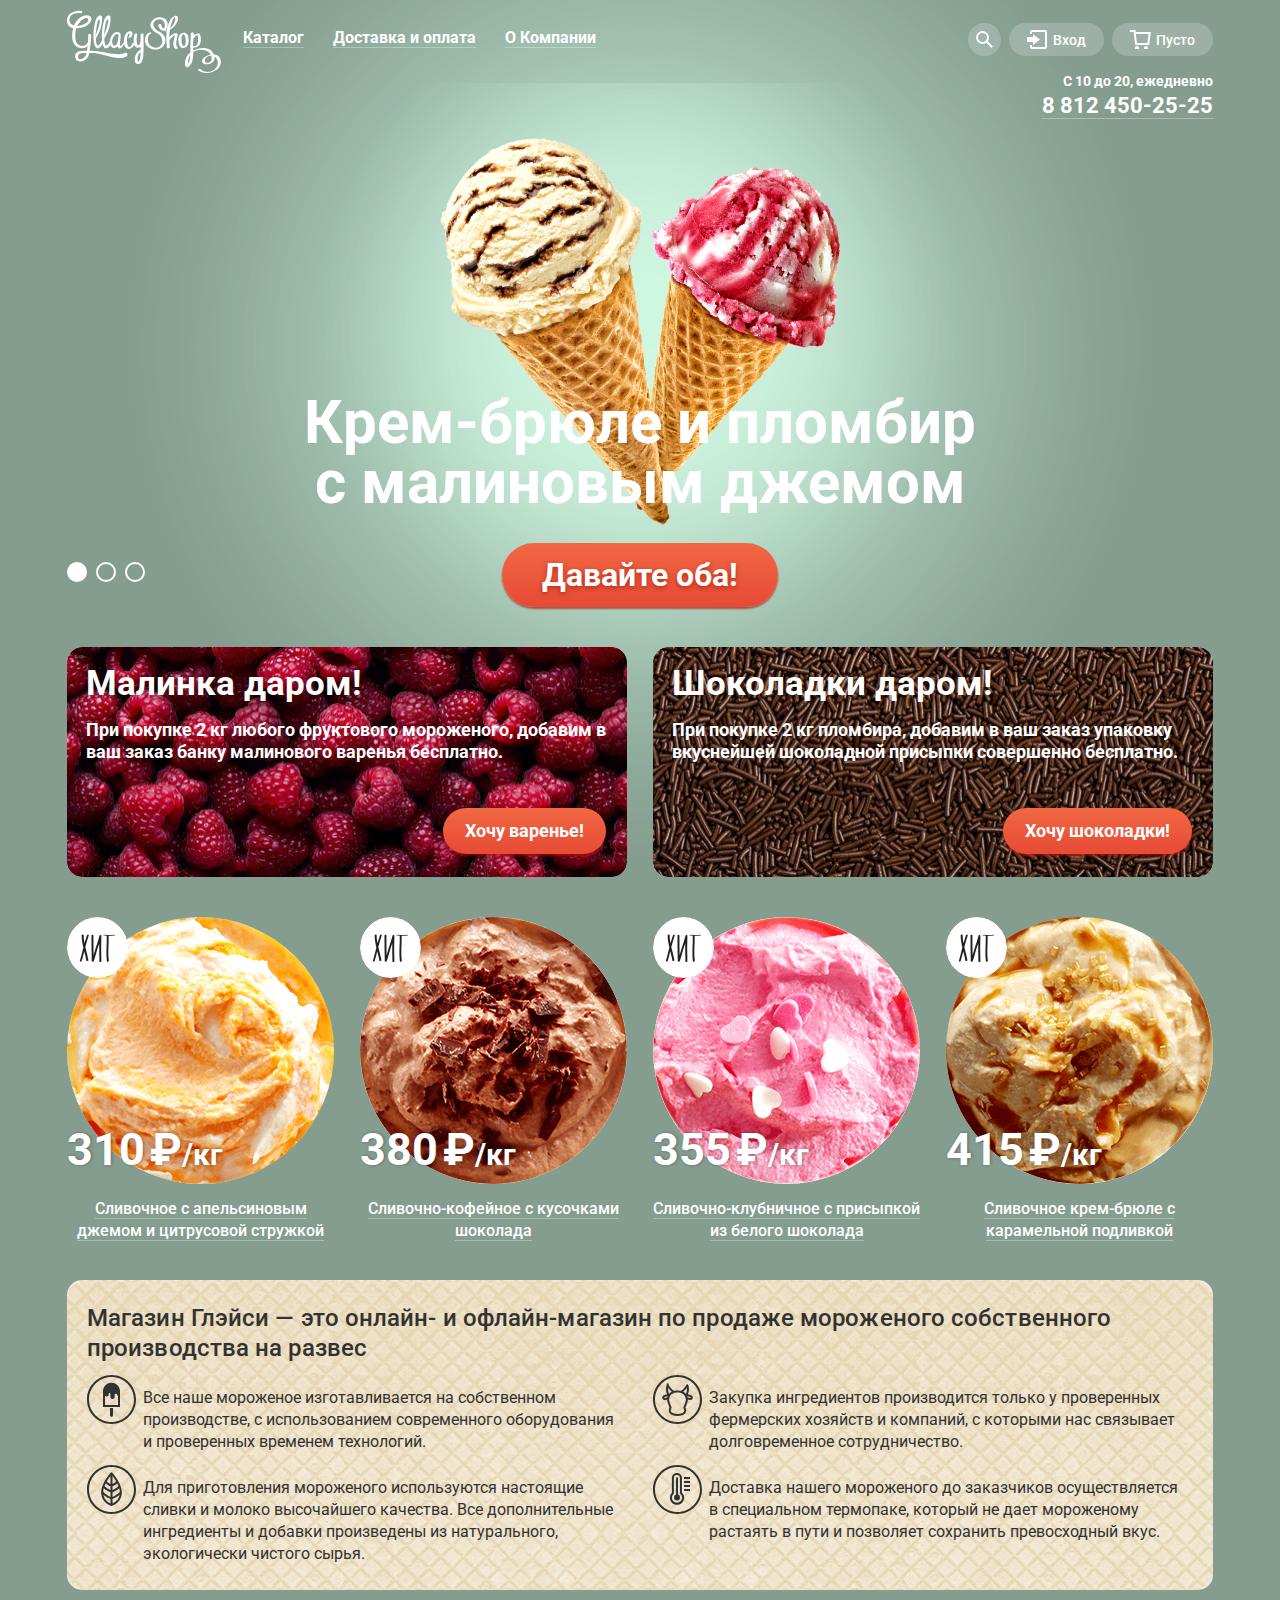
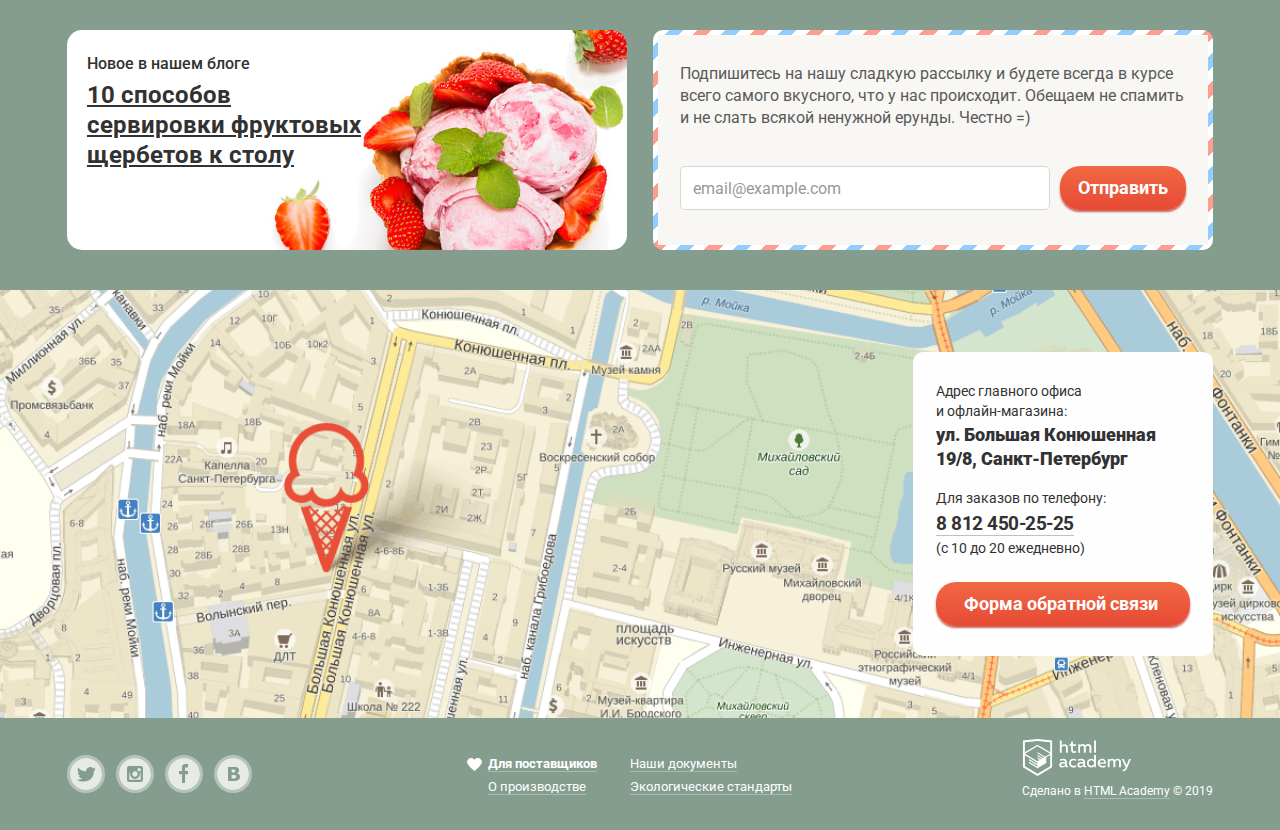
<file: index.html>
<!DOCTYPE html>
<html lang="ru">
<head>
  <meta charset="utf-8">
  <title>Глейси Главная</title>
  <link href="https://fonts.googleapis.com/css?family=Roboto:400,500,700&display=swap&subset=cyrillic" rel="stylesheet">
  <link rel="stylesheet" href="css/normalize.css">
  <link rel="stylesheet" href="css/style.min.css">
</head>
<body>
<input type="radio" class="product-1 visually-hidden" id="product-1" name="toggle" aria-label="Показать первый слайд" checked>
<input type="radio" class="product-2 visually-hidden" id="product-2" name="toggle" aria-label="Показать второй слайд">
<input type="radio" class="product-3 visually-hidden" id="product-3" name="toggle" aria-label="Показать третий слайд">
<div class="site-wrapper">
  <header class="main-header container">
    <nav class="main-nav">
      <a aria-label="Главная Glaccy">
        <img src="img/logo.svg" width="154" height="64" alt="Glaccy">
      </a>
      <ul class="nav-list">
        <li class="nav-list-item nav-catalog">
          <a href="#" class="nav-list-link" aria-label="Каталог"><span class="nav-list-link-border">Каталог</span></a>
          <div class="nav-inner-container">
            <ul class="nav-inner">
              <li class="nav-inner-item">
                <a href="#" class="nav-inner-link"><b>Новинки</b></a>
              </li>
              <li class="nav-inner-item">
                <a href="creamy.html" class="nav-inner-link">Сливочное</a>
              </li>
              <li class="nav-inner-item">
                <a href="#" class="nav-inner-link">Щербеты</a>
              </li>
              <li class="nav-inner-item">
                <a href="#" class="nav-inner-link">Фруктовый лёд</a>
              </li>
              <li class="nav-inner-item">
                <a href="#" class="nav-inner-link">Мелорин</a>
              </li>
            </ul>
          </div>
        </li>
        <li class="nav-list-item">
          <a href="delivery.html" class="nav-list-link" aria-label="Доставка и оплата">
          <span class="nav-list-link-border">Доставка и оплата</span>
        </a>
        </li>
        <li class="nav-list-item">
          <a href="about.html" class="nav-list-link" aria-label="О Компании">
          <span class="nav-list-link-border">О Компании</span></a></li>
      </ul>
      <ul class="nav-controls">
        <li class="nav-controls-item nav-search">
          <a href="#" aria-label="Поиск" class="nav-controls-btn search-btn">
            <svg xmlns="http://www.w3.org/2000/svg" xmlns:xlink="http://www.w3.org/1999/xlink" width="17" height="17" viewBox="0 0 17 17">
              <path fill="#fff" d="M16.958 15.527L11.75 10.32A6.455 6.455 0 0 0 13 6.5 6.5 6.5 0 1 0 6.5 13a6.465 6.465 0 0 0 3.839-1.263l5.205 5.204 1.414-1.414zM6.5 11C4.019 11 2 8.981 2 6.5S4.019 2 6.5 2 11 4.019 11 6.5 8.981 11 6.5 11z"/>
            </svg>
          </a>
          <div class="search-form-container">
            <form action="#" method="get" name="search" class="main-header-form search-form">
              <input type="search" placeholder="Крем-брюле" class="form-input" aria-label="Введите текст для поиска">
            </form>
          </div>
        </li>
        <li class="nav-controls-item nav-login">
          <a href="#" class="nav-controls-btn login-btn" aria-label="Войти на сайт">
            <svg xmlns="http://www.w3.org/2000/svg" xmlns:xlink="http://www.w3.org/1999/xlink" width="21" height="19" viewBox="0 0 21 19">
              <path d="M6 14.875L12.917 9.5 6 4.125v2.917H-.042v4.917H6z" fill="#fff"/>
              <path d="M18 0H5C3.9 0 3 .9 3 2v2h2V2h13v15H5v-2H3v2c0 1.1.9 2 2 2h13c1.1 0 2-.9 2-2V2c0-1.1-.9-2-2-2z" fill="#fff"/>
            </svg>
            Вход
          </a>
          <div class="auth-form-container">
            <form action="#" method="post" name="auth" class="main-header-form auth-form">
              <input type="email" placeholder="email@example.com" class="form-input" aria-label="Ввести email"  required>
              <input type="password" placeholder="******" class="form-input" aria-label="Ввести email"  required>
              <div class="auth-form-controls">
                <button type="submit" class="gradient-button auth-form-login-btn">Войти</button>
                <div class="auth-form-links">
                  <a href="#" class="auth-form-link"><span class="black-link">Забыли пароль?</span></a>
                  <a href="#" class="auth-form-link"><span class="black-link">Новая регистрация</span></a>
                </div>
              </div>
            </form>
          </div>
        </li>
        <li class="nav-controls-item nav-basket">
          <a href="#" class="nav-controls-btn empty-basket-btn" aria-label="Корзина">
            <svg xmlns="http://www.w3.org/2000/svg" width="21" height="19" viewBox="0 0 21 19">
              <path d="M5.657 2.031L5.422 0H0v2h3.64l1.5 13h13.988l1.699-12.969H5.657zM17.372 13H6.922L5.888 4.031h12.66L17.372 13z" fill="#fff"/>
              <circle cx="6.984" cy="18" r="2" fill="#fff"/>
              <circle cx="15.984" cy="18" r="2" fill="#fff"/>
            </svg>
            Пусто
          </a>
        </li>
      </ul>
    </nav>
    <div class="main-header-contacts">
      <p>С 10 до 20, ежедневно</p>
      <a href="tel:88124504225" class="white-link" aria-label="Позвонить в Glaccy">8 812 450-25-25</a>
    </div>
  </header>
  <main>
    <h1 class="visually-hidden">Glaccy - интернет-магазин мороженого</h1>
    <section class="slider container">
      <ul class="slider-list">
        <li class="slider-item slide-1" id="slide-1">
          <h2 class="slider-title">Крем-брюле и пломбир с&nbsp;малиновым&nbsp;джемом</h2>
          <img src="img/slider-icecream-1.png" width="647" height="584" alt="Мороженое крем-брюле и пломбир с малиновым джемом">
          <a href="#" class="slider-link gradient-button">Давайте оба!</a>
        </li>
        <li class="slider-item slide-2" id="slide-2">
          <h2 class="slider-title">Шоколадный пломбир и&nbsp;лимонный&nbsp;сорбет</h2>
          <img src="img/slider-icecream-2.png" width="647" height="584" alt="Мороженое шоколадный пломбир и лимонный сорбет">
          <a href="#" class="slider-link gradient-button">Давайте оба!</a>
        </li>
        <li class="slider-item slide-3" id="slide-3">
          <h2 class="slider-title">Пломбир с помадкой и&nbsp;клубничный&nbsp;щербет</h2>
          <img src="img/slider-icecream-3.png" width="647" height="584" alt="Мороженое пломбир с помадкой и клубничный щербет">
          <a href="#" class="slider-link gradient-button">Давайте оба!</a>
        </li>
      </ul>
      <nav class="slider-nav">
        <ul>
          <li>
            <label for="product-1" class="slider-btn" aria-label="Открыть первый слайд"></label>
          </li>
          <li>
            <label for="product-2" class="slider-btn" aria-label="Открыть второй слайд"></label>
          </li>
          <li>
            <label for="product-3" class="slider-btn" aria-label="Открыть третий слайд"></label>
          </li>
        </ul>
      </nav>
    </section>

    <section class="container promo">
      <h2 class="visually-hidden">Акции</h2>
      <div class="promo-container"> <!-- для совместимости с IE11 -->
        <article class="promo-column action raspberry-bg">
        <h3 class="action-title">Малинка даром!</h3>
        <p class="action-description">
          При покупке 2 кг любого фруктового мороженого, добавим в ваш заказ банку малинового варенья бесплатно.
        </p>
        <a href="#" class="gradient-button action-button">Хочу варенье!</a>
      </article>
        <article class="promo-column action choco-bg">
        <h3 class="action-title">Шоколадки даром!</h3>
        <p class="action-description">
          При покупке 2 кг пломбира, добавим в ваш заказ упаковку вкуснейшей шоколадной присыпки совершенно бесплатно.
        </p>
        <a href="#" class="gradient-button action-button">Хочу шоколадки!</a>
      </article>
      </div>
    </section>

    <section class="products container">
      <h2 class="visually-hidden">Хиты продаж</h2>
      <ul class="products-list">
        <li class="products-item hit">
          <img src="img/icecream1.png" width="267" height="267" alt="Сливочно-апельсиновое мороженое">
          <p class="products-item-price">
            310<span class="ruble">&#8381;</span><span class="products-item-price-weight">/кг</span>
          </p>
          <a href="#" class="products-item-link">
            <span class="white-link">Сливочное с апельсиновым джемом и цитрусовой стружкой</span>
          </a>
          <button type="button" class="products-item-btn gradient-button">Быстрый просмотр</button>
        </li>
        <li class="products-item hit">
          <img src="img/icecream2.png" width="267" height="267" alt="Сливочно-кофейное мороженое">
          <p class="products-item-price">
            380<span class="ruble">&#8381;</span><span class="products-item-price-weight">/кг</span>
          </p>
          <a href="#" class="products-item-link">
            <span class="white-link">Сливочно-кофейное с кусочками шоколада</span>
          </a>
          <button type="button" class="products-item-btn gradient-button">Быстрый просмотр</button>
        </li>
        <li class="products-item hit">
          <img src="img/icecream3.png" width="267" height="267" alt="Сливочно-клубничное мороженое">
          <p class="products-item-price">
            355<span class="ruble">&#8381;</span><span class="products-item-price-weight">/кг</span>
          </p>
          <a href="#" class="products-item-link"><span class="white-link">Сливочно-клубничное с присыпкой из белого шоколада</span></a>
          <button type="button" class="products-item-btn gradient-button">Быстрый просмотр</button>
        </li>
        <li class="products-item hit">
          <img src="img/icecream4.png" width="267" height="267" alt="Мороженое крем-брюле">
          <p class="products-item-price">
            415<span class="ruble">&#8381;</span><span class="products-item-price-weight">/кг</span>
          </p>
          <a href="#" class="products-item-link">
            <span class="white-link">Сливочное крем-брюле с карамельной подливкой</span>
          </a>
          <button type="button" class="products-item-btn gradient-button">Быстрый просмотр</button>
        </li>
      </ul>
    </section>
    <div class="container">
      <section class="advantages">
        <h2 class="advantages-title">Магазин Глэйси — это онлайн- и офлайн-магазин по продаже мороженого собственного производства на развес</h2>
        <ul class="advantages-list">
          <li class="advantages-item img-icecream">
            Все наше мороженое изготавливается на собственном производстве, с использованием современного оборудования и
            проверенных временем технологий.
          </li>
          <li class="advantages-item img-cow">
            Закупка ингредиентов производится только у проверенных
            фермерских хозяйств и компаний, с которыми нас связывает долговременное сотрудничество.
          </li>
          <li class="advantages-item img-leave">
            Для приготовления мороженого используются настоящие сливки и молоко высочайшего качества.
            Все дополнительные ингредиенты и добавки произведены из натурального, экологически чистого сырья.
          </li>
          <li class="advantages-item img-thermometer">
            Доставка нашего мороженого до заказчиков осуществляется в специальном термопаке,
            который не дает мороженому растаять в пути и позволяет сохранить превосходный вкус.
          </li>
        </ul>
      </section>
    </div>
    <div class="container blog-subscribe">
      <section class="blog">
        <h2 class="blog-title">Новое в нашем блоге</h2>
        <a href="#" class="blog-link black-link">10 способов сервировки фруктовых щербетов к столу</a>
      </section>
      <section class="subscribe">
        <div class="subscribe-container">
          <h2 class="visually-hidden">Подписка на новости</h2>
          <p class="subscribe-description">
            Подпишитесь на нашу сладкую рассылку и будете всегда в курсе всего самого
            вкусного, что у нас происходит.
            Обещаем не спамить и не слать всякой ненужной ерунды. Честно =)</p>
          <form action="#" method="post" name="subscribe" class="subscribe-form">
            <input type="email" name="email" placeholder="email@example.com" class="form-input subscribe-form-input" aria-label="Введите ваш email" required>
            <button type="submit" name="subscribe_submit" value="submitted" class="subscribe-form-btn gradient-button" aria-label="Подписаться на новости">
              Отправить
            </button>
          </form>
        </div>
      </section>
    </div>
    <section class="contacts">
      <iframe src="https://yandex.ru/map-widget/v1/?um=constructor%3A0b8d0c52a1d7645594cb64c2e521c0f53c843d3241e3e2dfd795b1e523ab6952&amp;source=constructor" class="map"></iframe>
      <div class="container">
        <div class="contacts-info">
          <h2 class="contacts-info-title">Адрес главного офиса и&nbsp;офлайн-магазина:</h2>
          <p class="contacts-info-address"><b>ул. Большая Конюшенная 19/8, Санкт-Петербург</b></p>
          <p class="contacts-info-order">Для заказов по телефону:</p>
          <a href="tel:88124502525" class="contacts-info-tel black-link" aria-label="Позвонить в Glaccy">8 812 450-25-25</a>
          <p class="contacts-info-mode">(с 10 до 20 ежедневно)</p>
          <a href="#" class="feedback-open-btn gradient-button">Форма обратной связи</a>
        </div>
      </div>
    </section>
  </main>
  <footer class="main-footer container">
    <ul class="footer-social-list">
      <li class="footer-social-item">
        <a href="#" class="footer-social-item-link" aria-label="Перейти в Twitter Glaccy">
          <svg xmlns="http://www.w3.org/2000/svg" width="32" height="32" viewBox="0 0 32 32">
            <path fill="#ffffff" d="M16 0C7.164 0 0 7.164 0 16c0 8.837 7.164 16 16 16 8.837 0 16-7.163 16-16 0-8.836-7.163-16-16-16zm7.944 12.809c-.251 6.516-3.463 10.832-10.992 10.702h-.486c-.447 0-4.543-.443-5.344-1.823 2.479.19 4.247-.406 5.12-1.136-1.048-.289-2.923-.461-3.251-2.848.384.104.618.221 1.299.113-1.307-.824-2.758-1.519-2.679-3.643.311.317 1.164.518 1.46.457-.768-.233-2.149-3.244-.974-4.781 1.984 1.79 4.075 3.482 7.804 3.643.227-2.214 1.24-3.699 3.168-4.325 1.84-.479 3.255.26 3.901 1.138.737-.224 1.453-.466 2.193-.685-.004.833-.569 1.463-.935 1.709.747.165 1.423-.475 1.423-.475-.184.963-1.094 1.725-1.707 1.954z"/>
          </svg>
        </a>
      </li>
      <li class="footer-social-item">
        <a href="#" class="footer-social-item-link" aria-label="Перейти в Instagram Glaccy">
          <svg xmlns="http://www.w3.org/2000/svg" width="32" height="32" viewBox="0 0 32 32">
            <g fill="#FFF">
              <path d="M20.916 16a4.938 4.938 0 1 1-9.877 0c0-.394.051-.773.138-1.14h-.897v6.838h11.396V14.86h-.897c.086.367.137.746.137 1.14z"/>
              <path d="M15.978 18.659c1.466 0 2.659-1.193 2.659-2.659s-1.193-2.659-2.659-2.659c-1.466 0-2.659 1.193-2.659 2.659s1.192 2.659 2.659 2.659zM18.637 10.302h3.039v3.039h-3.039z"/>
              <path d="M16 0C7.164 0 0 7.164 0 16c0 8.837 7.164 16 16 16 8.837 0 16-7.163 16-16 0-8.836-7.163-16-16-16zm7.955 21.698a2.285 2.285 0 0 1-2.279 2.279H10.279A2.285 2.285 0 0 1 8 21.698V10.302a2.286 2.286 0 0 1 2.279-2.279h11.396a2.286 2.286 0 0 1 2.279 2.279v11.396z"/>
            </g>
          </svg>
        </a>
      </li>
      <li class="footer-social-item">
        <a href="#" class="footer-social-item-link" aria-label="Перейти в Facebook Glaccy">
          <svg xmlns="http://www.w3.org/2000/svg" width="32" height="32" viewBox="0 0 32 32">
            <path fill="#FFF" d="M16 0C7.164 0 0 7.163 0 16s7.164 16 16 16c8.837 0 16-7.164 16-16S24.837 0 16 0zm4.062 9.455h-3.021v3.444h3.021v3.445h-3.021v8.61H14.02v-8.61H11v-3.445h3.021V9.455c0-1.902 1.353-3.445 3.021-3.445h3.021v3.445z"/>
          </svg>
        </a>
      </li>
      <li class="footer-social-item">
        <a href="#" class="footer-social-item-link" aria-label="Перейти во Вконтакте Glaccy">
          <svg xmlns="http://www.w3.org/2000/svg" width="32" height="32" viewBox="0 0 32 32">
            <g fill="#FFF">
              <path d="M16.637 14.495c.402-.019.719-.082.951-.188.326-.145.54-.33.641-.559.101-.229.15-.496.15-.797 0-.232-.058-.465-.174-.697-.116-.232-.322-.405-.617-.517-.264-.1-.592-.155-.984-.165a76.242 76.242 0 0 0-1.652-.014h-.339v2.965h.565c.571 0 1.057-.009 1.459-.028zM18.118 17.084c-.282-.081-.672-.125-1.166-.132a127.97 127.97 0 0 0-1.55-.009h-.79v3.493h.264c1.014 0 1.74-.003 2.18-.009a3.2 3.2 0 0 0 1.212-.245c.377-.157.633-.364.774-.625s.214-.562.214-.9c0-.446-.088-.788-.261-1.03-.17-.241-.464-.423-.877-.543z"/>
              <path d="M16 0C7.164 0 0 7.164 0 16c0 8.837 7.164 16 16 16 8.837 0 16-7.163 16-16 0-8.836-7.163-16-16-16zm6.602 20.531a3.73 3.73 0 0 1-1.124 1.327c-.552.415-1.161.71-1.823.886s-1.501.264-2.519.264h-6.121V8.987h5.443c1.13 0 1.957.038 2.48.113a5.126 5.126 0 0 1 1.561.5c.533.27.929.632 1.189 1.087.26.455.392.975.392 1.558 0 .678-.179 1.278-.536 1.795-.358.518-.863.92-1.517 1.208v.075c.917.182 1.642.559 2.179 1.13.537.571.807 1.325.807 2.261 0 .678-.138 1.283-.411 1.817z"/>
            </g>
          </svg>
        </a>
      </li>
    </ul>
    <ul class="footer-menu-list">
      <li class="footer-menu-item"><a href="#" class="footer-menu-item-link white-link heart"><b>Для поставщиков</b></a></li>
      <li class="footer-menu-item"><a href="#" class="footer-menu-item-link white-link">Наши документы</a></li>
      <li class="footer-menu-item"><a href="#" class="footer-menu-item-link white-link">О производстве</a></li>
      <li class="footer-menu-item"><a href="#" class="footer-menu-item-link white-link">Экологические стандарты</a></li>
    </ul>
    <div class="footer-academy">
      <a href="https://htmlacademy.ru/intensive/htmlcss" aria-label="Перейти в HTML Academy">
        <img src="img/logo-htmlacademy.svg" width="108" height="39" alt="HTML Academy">
      </a>
      <p>
        Сделано в <a href="https://htmlacademy.ru/intensive/htmlcss" class="footer-academy-link white-link">HTML Academy</a> © 2019
      </p>
    </div>
  </footer>
  <div class="overlay d-none"></div>
  <section class="modal-feedback d-none">
    <h2 class="modal-feedback-title">Мы обязательно вам ответим</h2>
    <form action="#" method="post" name="feedback" class="modal-feedback-form">
      <input type="text" name="full-name" placeholder="Имя Фамилия" class="feedback-name form-input" aria-label="Введите ваше имя и фамилию">
      <input type="email" name="email" placeholder="email@example.com" class="feedback-email form-input" aria-label="Введите ваш email">
      <textarea name="feedback-text" rows="5" placeholder="В свободной форме" class="feedback-text form-input" aria-label="Введите ваш вопрос"></textarea>
      <button type="submit" class="modal-feedback-form-btn gradient-button">Отправить</button>
    </form>
    <button type="button" aria-label="Закрыть форму" class="feedback-close-btn">
      <img src="img/cross-big.svg" alt="Закрыть форму" width="18" height="17">
    </button>
  </section>
  </div>
<script src="js/jquery-1.6.1.min.js"></script>
<script src="js/jquery.ui-slider.js"></script>
<script src="js/script.min.js"></script>
</body>
</html>
</file>
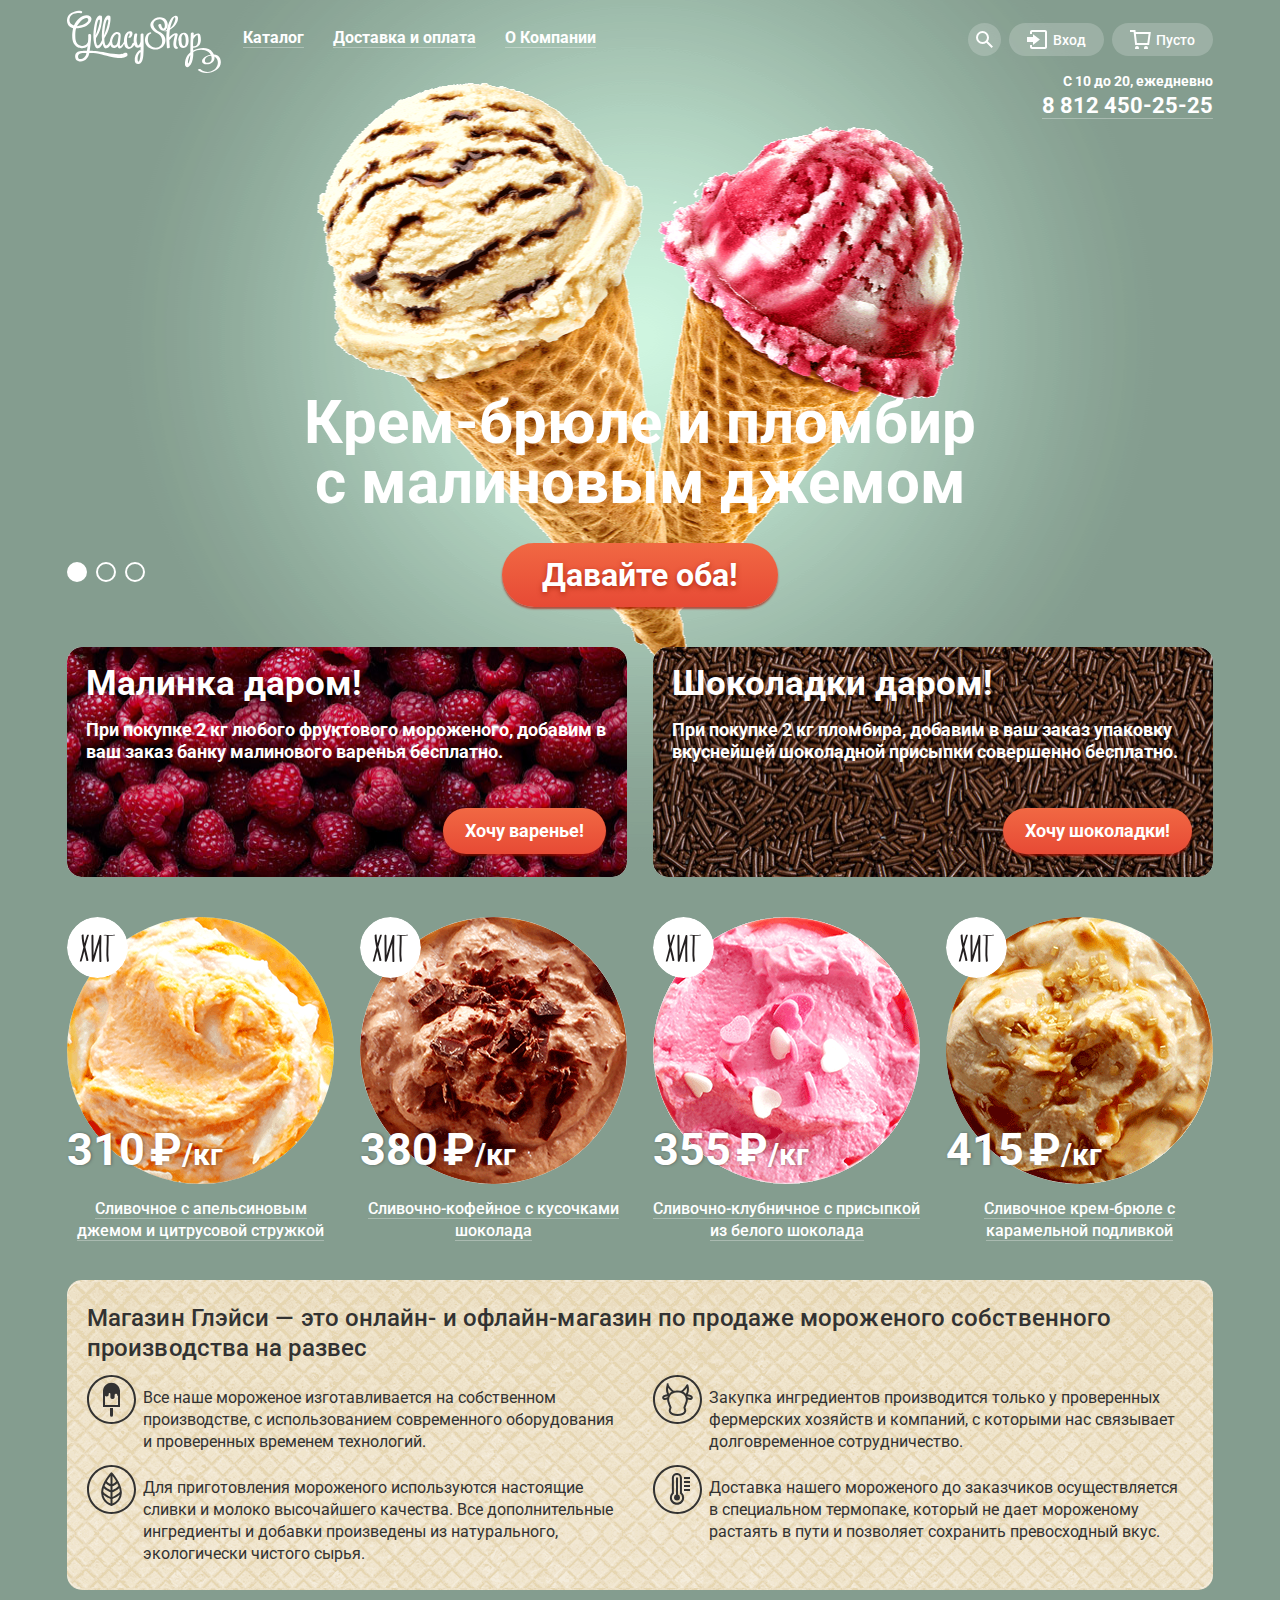
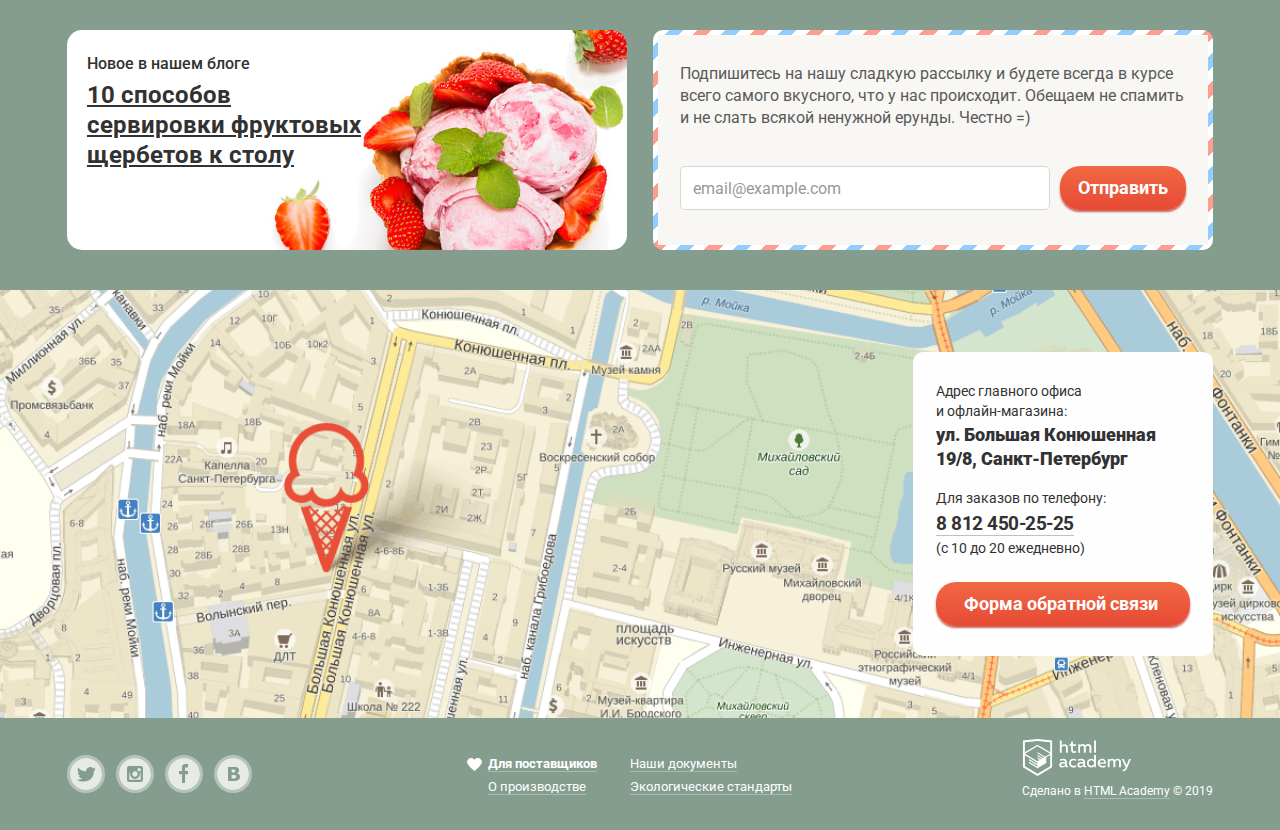
<file: docs/index.html>
<!DOCTYPE html>
<html lang="ru">
<head>
  <meta charset="utf-8">
  <title>Глейси Главная</title>
  <link href="https://fonts.googleapis.com/css?family=Roboto:400,500,700&display=swap&subset=cyrillic" rel="stylesheet">
  <link rel="stylesheet" href="css/normalize.css">
  <link rel="stylesheet" href="css/style.min.css">
</head>
<body>
<input type="radio" class="product-1 visually-hidden" id="product-1" name="toggle" aria-label="Показать первый слайд" checked>
<input type="radio" class="product-2 visually-hidden" id="product-2" name="toggle" aria-label="Показать второй слайд">
<input type="radio" class="product-3 visually-hidden" id="product-3" name="toggle" aria-label="Показать третий слайд">
<div class="site-wrapper">
  <header class="main-header container">
    <nav class="main-nav">
      <a aria-label="Главная Glaccy">
        <img src="img/logo.svg" width="154" height="64" alt="Glaccy">
      </a>
      <ul class="nav-list">
        <li class="nav-list-item nav-catalog">
          <a href="#" class="nav-list-link" aria-label="Каталог"><span class="nav-list-link-border">Каталог</span></a>
          <div class="nav-inner-container">
            <ul class="nav-inner">
              <li class="nav-inner-item">
                <a href="#" class="nav-inner-link"><b>Новинки</b></a>
              </li>
              <li class="nav-inner-item">
                <a href="creamy.html" class="nav-inner-link">Сливочное</a>
              </li>
              <li class="nav-inner-item">
                <a href="#" class="nav-inner-link">Щербеты</a>
              </li>
              <li class="nav-inner-item">
                <a href="#" class="nav-inner-link">Фруктовый лёд</a>
              </li>
              <li class="nav-inner-item">
                <a href="#" class="nav-inner-link">Мелорин</a>
              </li>
            </ul>
          </div>
        </li>
        <li class="nav-list-item">
          <a href="delivery.html" class="nav-list-link" aria-label="Доставка и оплата">
          <span class="nav-list-link-border">Доставка и оплата</span>
        </a>
        </li>
        <li class="nav-list-item">
          <a href="about.html" class="nav-list-link" aria-label="О Компании">
          <span class="nav-list-link-border">О Компании</span>
          </a>
        </li>
      </ul>
      <ul class="nav-controls">
        <li class="nav-controls-item nav-search">
          <a href="#" aria-label="Поиск" class="nav-controls-btn search-btn">
            <svg xmlns="http://www.w3.org/2000/svg" xmlns:xlink="http://www.w3.org/1999/xlink" width="17" height="17" viewBox="0 0 17 17">
              <path fill="#fff" d="M16.958 15.527L11.75 10.32A6.455 6.455 0 0 0 13 6.5 6.5 6.5 0 1 0 6.5 13a6.465 6.465 0 0 0 3.839-1.263l5.205 5.204 1.414-1.414zM6.5 11C4.019 11 2 8.981 2 6.5S4.019 2 6.5 2 11 4.019 11 6.5 8.981 11 6.5 11z"/>
            </svg>
          </a>
          <div class="search-form-container">
            <form action="#" method="get" name="search" class="main-header-form search-form">
              <input type="search" placeholder="Крем-брюле" class="form-input" aria-label="Введите текст для поиска">
            </form>
          </div>
        </li>
        <li class="nav-controls-item nav-login">
          <a href="#" class="nav-controls-btn login-btn" aria-label="Войти на сайт">
            <svg xmlns="http://www.w3.org/2000/svg" xmlns:xlink="http://www.w3.org/1999/xlink" width="21" height="19" viewBox="0 0 21 19">
              <path d="M6 14.875L12.917 9.5 6 4.125v2.917H-.042v4.917H6z" fill="#fff"/>
              <path d="M18 0H5C3.9 0 3 .9 3 2v2h2V2h13v15H5v-2H3v2c0 1.1.9 2 2 2h13c1.1 0 2-.9 2-2V2c0-1.1-.9-2-2-2z" fill="#fff"/>
            </svg>
            Вход
          </a>
          <div class="auth-form-container">
            <form action="#" method="post" name="auth" class="main-header-form auth-form">
              <input type="email" placeholder="email@example.com" class="form-input" aria-label="Ввести email"  required>
              <input type="password" placeholder="******" class="form-input" aria-label="Ввести email"  required>
              <div class="auth-form-controls">
                <button type="submit" class="gradient-button auth-form-login-btn">Войти</button>
                <div class="auth-form-links">
                  <a href="#" class="auth-form-link"><span class="black-link">Забыли пароль?</span></a>
                  <a href="#" class="auth-form-link"><span class="black-link">Новая регистрация</span></a>
                </div>
              </div>
            </form>
          </div>
        </li>
        <li class="nav-controls-item nav-basket">
          <a href="#" class="nav-controls-btn empty-basket-btn" aria-label="Корзина">
            <svg xmlns="http://www.w3.org/2000/svg" width="21" height="19" viewBox="0 0 21 19">
              <path d="M5.657 2.031L5.422 0H0v2h3.64l1.5 13h13.988l1.699-12.969H5.657zM17.372 13H6.922L5.888 4.031h12.66L17.372 13z" fill="#fff"/>
              <circle cx="6.984" cy="18" r="2" fill="#fff"/>
              <circle cx="15.984" cy="18" r="2" fill="#fff"/>
            </svg>
            Пусто
          </a>
        </li>
      </ul>
    </nav>
    <div class="main-header-contacts">
      <p>С 10 до 20, ежедневно</p>
      <a href="tel:88124504225" class="white-link" aria-label="Позвонить в Glaccy">8 812 450-25-25</a>
    </div>
  </header>
  <main>
    <h1 class="visually-hidden">Glaccy - интернет-магазин мороженого</h1>
    <section class="slider container">
      <ul class="slider-list">
        <li class="slider-item slide-1" id="slide-1">
          <h2 class="slider-title">Крем-брюле и пломбир с&nbsp;малиновым&nbsp;джемом</h2>
          <img src="img/slider-icecream-1.png" width="647" height="584" alt="Мороженое крем-брюле и пломбир с малиновым джемом">
          <a href="#" class="slider-link gradient-button">Давайте оба!</a>
        </li>
        <li class="slider-item slide-2" id="slide-2">
          <h2 class="slider-title">Шоколадный пломбир и&nbsp;лимонный&nbsp;сорбет</h2>
          <img src="img/slider-icecream-2.png" width="647" height="584" alt="Мороженое шоколадный пломбир и лимонный сорбет">
          <a href="#" class="slider-link gradient-button">Давайте оба!</a>
        </li>
        <li class="slider-item slide-3" id="slide-3">
          <h2 class="slider-title">Пломбир с помадкой и&nbsp;клубничный&nbsp;щербет</h2>
          <img src="img/slider-icecream-3.png" width="647" height="584" alt="Мороженое пломбир с помадкой и клубничный щербет">
          <a href="#" class="slider-link gradient-button">Давайте оба!</a>
        </li>
      </ul>
      <nav class="slider-nav">
        <ul>
          <li>
            <label for="product-1" class="slider-btn" aria-label="Открыть первый слайд"></label>
          </li>
          <li>
            <label for="product-2" class="slider-btn" aria-label="Открыть второй слайд"></label>
          </li>
          <li>
            <label for="product-3" class="slider-btn" aria-label="Открыть третий слайд"></label>
          </li>
        </ul>
      </nav>
    </section>

    <section class="container promo">
      <h2 class="visually-hidden">Акции</h2>
      <div class="promo-container"> <!-- для совместимости с IE11 -->
        <article class="promo-column action raspberry-bg">
        <h3 class="action-title">Малинка даром!</h3>
        <p class="action-description">
          При покупке 2 кг любого фруктового мороженого, добавим в ваш заказ банку малинового варенья бесплатно.
        </p>
        <a href="#" class="gradient-button action-button">Хочу варенье!</a>
      </article>
        <article class="promo-column action choco-bg">
        <h3 class="action-title">Шоколадки даром!</h3>
        <p class="action-description">
          При покупке 2 кг пломбира, добавим в ваш заказ упаковку вкуснейшей шоколадной присыпки совершенно бесплатно.
        </p>
        <a href="#" class="gradient-button action-button">Хочу шоколадки!</a>
      </article>
      </div>
    </section>

    <section class="products container">
      <h2 class="visually-hidden">Хиты продаж</h2>
      <ul class="products-list">
        <li class="products-item hit">
          <img src="img/icecream1.png" width="267" height="267" alt="Сливочно-апельсиновое мороженое">
          <p class="products-item-price">
            310<span class="ruble">&#8381;</span><span class="products-item-price-weight">/кг</span>
          </p>
          <a href="#" class="products-item-link">
            <span class="white-link">Сливочное с апельсиновым джемом и цитрусовой стружкой</span>
          </a>
          <button type="button" class="products-item-btn gradient-button">Быстрый просмотр</button>
        </li>
        <li class="products-item hit">
          <img src="img/icecream2.png" width="267" height="267" alt="Сливочно-кофейное мороженое">
          <p class="products-item-price">
            380<span class="ruble">&#8381;</span><span class="products-item-price-weight">/кг</span>
          </p>
          <a href="#" class="products-item-link">
            <span class="white-link">Сливочно-кофейное с кусочками шоколада</span>
          </a>
          <button type="button" class="products-item-btn gradient-button">Быстрый просмотр</button>
        </li>
        <li class="products-item hit">
          <img src="img/icecream3.png" width="267" height="267" alt="Сливочно-клубничное мороженое">
          <p class="products-item-price">
            355<span class="ruble">&#8381;</span><span class="products-item-price-weight">/кг</span>
          </p>
          <a href="#" class="products-item-link"><span class="white-link">Сливочно-клубничное с присыпкой из белого шоколада</span></a>
          <button type="button" class="products-item-btn gradient-button">Быстрый просмотр</button>
        </li>
        <li class="products-item hit">
          <img src="img/icecream4.png" width="267" height="267" alt="Мороженое крем-брюле">
          <p class="products-item-price">
            415<span class="ruble">&#8381;</span><span class="products-item-price-weight">/кг</span>
          </p>
          <a href="#" class="products-item-link">
            <span class="white-link">Сливочное крем-брюле с карамельной подливкой</span>
          </a>
          <button type="button" class="products-item-btn gradient-button">Быстрый просмотр</button>
        </li>
      </ul>
    </section>
    <div class="container">
      <section class="advantages">
        <h2 class="advantages-title">Магазин Глэйси — это онлайн- и офлайн-магазин по продаже мороженого собственного производства на развес</h2>
        <ul class="advantages-list">
          <li class="advantages-item img-icecream">
            Все наше мороженое изготавливается на собственном производстве, с использованием современного оборудования и
            проверенных временем технологий.
          </li>
          <li class="advantages-item img-cow">
            Закупка ингредиентов производится только у проверенных
            фермерских хозяйств и компаний, с которыми нас связывает долговременное сотрудничество.
          </li>
          <li class="advantages-item img-leave">
            Для приготовления мороженого используются настоящие сливки и молоко высочайшего качества.
            Все дополнительные ингредиенты и добавки произведены из натурального, экологически чистого сырья.
          </li>
          <li class="advantages-item img-thermometer">
            Доставка нашего мороженого до заказчиков осуществляется в специальном термопаке,
            который не дает мороженому растаять в пути и позволяет сохранить превосходный вкус.
          </li>
        </ul>
      </section>
    </div>
    <div class="container blog-subscribe">
      <section class="blog">
        <h2 class="blog-title">Новое в нашем блоге</h2>
        <a href="#" class="blog-link black-link">10 способов сервировки фруктовых щербетов к столу</a>
      </section>
      <section class="subscribe">
        <div class="subscribe-container">
          <h2 class="visually-hidden">Подписка на новости</h2>
          <p class="subscribe-description">
            Подпишитесь на нашу сладкую рассылку и будете всегда в курсе всего самого
            вкусного, что у нас происходит.
            Обещаем не спамить и не слать всякой ненужной ерунды. Честно =)</p>
          <form action="#" method="post" name="subscribe" class="subscribe-form">
            <input type="email" name="email" placeholder="email@example.com" class="form-input subscribe-form-input" aria-label="Введите ваш email" required>
            <button type="submit" name="subscribe_submit" value="submitted" class="subscribe-form-btn gradient-button" aria-label="Подписаться на новости">
              Отправить
            </button>
          </form>
        </div>
      </section>
    </div>
    <section class="contacts">
      <iframe src="https://yandex.ru/map-widget/v1/?um=constructor%3A0b8d0c52a1d7645594cb64c2e521c0f53c843d3241e3e2dfd795b1e523ab6952&amp;source=constructor" class="map"></iframe>
      <div class="container">
        <div class="contacts-info">
          <h2 class="contacts-info-title">Адрес главного офиса и&nbsp;офлайн-магазина:</h2>
          <p class="contacts-info-address"><b>ул. Большая Конюшенная 19/8, Санкт-Петербург</b></p>
          <p class="contacts-info-order">Для заказов по телефону:</p>
          <a href="tel:88124502525" class="contacts-info-tel black-link" aria-label="Позвонить в Glaccy">8 812 450-25-25</a>
          <p class="contacts-info-mode">(с 10 до 20 ежедневно)</p>
          <a href="#" class="feedback-open-btn gradient-button">Форма обратной связи</a>
        </div>
      </div>
    </section>
  </main>
  <footer class="main-footer container">
    <ul class="footer-social-list">
      <li class="footer-social-item">
        <a href="#" class="footer-social-item-link" aria-label="Перейти в Twitter Glaccy">
          <svg xmlns="http://www.w3.org/2000/svg" width="32" height="32" viewBox="0 0 32 32">
            <path fill="#ffffff" d="M16 0C7.164 0 0 7.164 0 16c0 8.837 7.164 16 16 16 8.837 0 16-7.163 16-16 0-8.836-7.163-16-16-16zm7.944 12.809c-.251 6.516-3.463 10.832-10.992 10.702h-.486c-.447 0-4.543-.443-5.344-1.823 2.479.19 4.247-.406 5.12-1.136-1.048-.289-2.923-.461-3.251-2.848.384.104.618.221 1.299.113-1.307-.824-2.758-1.519-2.679-3.643.311.317 1.164.518 1.46.457-.768-.233-2.149-3.244-.974-4.781 1.984 1.79 4.075 3.482 7.804 3.643.227-2.214 1.24-3.699 3.168-4.325 1.84-.479 3.255.26 3.901 1.138.737-.224 1.453-.466 2.193-.685-.004.833-.569 1.463-.935 1.709.747.165 1.423-.475 1.423-.475-.184.963-1.094 1.725-1.707 1.954z"/>
          </svg>
        </a>
      </li>
      <li class="footer-social-item">
        <a href="#" class="footer-social-item-link" aria-label="Перейти в Instagram Glaccy">
          <svg xmlns="http://www.w3.org/2000/svg" width="32" height="32" viewBox="0 0 32 32">
            <g fill="#FFF">
              <path d="M20.916 16a4.938 4.938 0 1 1-9.877 0c0-.394.051-.773.138-1.14h-.897v6.838h11.396V14.86h-.897c.086.367.137.746.137 1.14z"/>
              <path d="M15.978 18.659c1.466 0 2.659-1.193 2.659-2.659s-1.193-2.659-2.659-2.659c-1.466 0-2.659 1.193-2.659 2.659s1.192 2.659 2.659 2.659zM18.637 10.302h3.039v3.039h-3.039z"/>
              <path d="M16 0C7.164 0 0 7.164 0 16c0 8.837 7.164 16 16 16 8.837 0 16-7.163 16-16 0-8.836-7.163-16-16-16zm7.955 21.698a2.285 2.285 0 0 1-2.279 2.279H10.279A2.285 2.285 0 0 1 8 21.698V10.302a2.286 2.286 0 0 1 2.279-2.279h11.396a2.286 2.286 0 0 1 2.279 2.279v11.396z"/>
            </g>
          </svg>
        </a>
      </li>
      <li class="footer-social-item">
        <a href="#" class="footer-social-item-link" aria-label="Перейти в Facebook Glaccy">
          <svg xmlns="http://www.w3.org/2000/svg" width="32" height="32" viewBox="0 0 32 32">
            <path fill="#FFF" d="M16 0C7.164 0 0 7.163 0 16s7.164 16 16 16c8.837 0 16-7.164 16-16S24.837 0 16 0zm4.062 9.455h-3.021v3.444h3.021v3.445h-3.021v8.61H14.02v-8.61H11v-3.445h3.021V9.455c0-1.902 1.353-3.445 3.021-3.445h3.021v3.445z"/>
          </svg>
        </a>
      </li>
      <li class="footer-social-item">
        <a href="#" class="footer-social-item-link" aria-label="Перейти во Вконтакте Glaccy">
          <svg xmlns="http://www.w3.org/2000/svg" width="32" height="32" viewBox="0 0 32 32">
            <g fill="#FFF">
              <path d="M16.637 14.495c.402-.019.719-.082.951-.188.326-.145.54-.33.641-.559.101-.229.15-.496.15-.797 0-.232-.058-.465-.174-.697-.116-.232-.322-.405-.617-.517-.264-.1-.592-.155-.984-.165a76.242 76.242 0 0 0-1.652-.014h-.339v2.965h.565c.571 0 1.057-.009 1.459-.028zM18.118 17.084c-.282-.081-.672-.125-1.166-.132a127.97 127.97 0 0 0-1.55-.009h-.79v3.493h.264c1.014 0 1.74-.003 2.18-.009a3.2 3.2 0 0 0 1.212-.245c.377-.157.633-.364.774-.625s.214-.562.214-.9c0-.446-.088-.788-.261-1.03-.17-.241-.464-.423-.877-.543z"/>
              <path d="M16 0C7.164 0 0 7.164 0 16c0 8.837 7.164 16 16 16 8.837 0 16-7.163 16-16 0-8.836-7.163-16-16-16zm6.602 20.531a3.73 3.73 0 0 1-1.124 1.327c-.552.415-1.161.71-1.823.886s-1.501.264-2.519.264h-6.121V8.987h5.443c1.13 0 1.957.038 2.48.113a5.126 5.126 0 0 1 1.561.5c.533.27.929.632 1.189 1.087.26.455.392.975.392 1.558 0 .678-.179 1.278-.536 1.795-.358.518-.863.92-1.517 1.208v.075c.917.182 1.642.559 2.179 1.13.537.571.807 1.325.807 2.261 0 .678-.138 1.283-.411 1.817z"/>
            </g>
          </svg>
        </a>
      </li>
    </ul>
    <ul class="footer-menu-list">
      <li class="footer-menu-item"><a href="#" class="footer-menu-item-link white-link heart"><b>Для поставщиков</b></a></li>
      <li class="footer-menu-item"><a href="#" class="footer-menu-item-link white-link">Наши документы</a></li>
      <li class="footer-menu-item"><a href="#" class="footer-menu-item-link white-link">О производстве</a></li>
      <li class="footer-menu-item"><a href="#" class="footer-menu-item-link white-link">Экологические стандарты</a></li>
    </ul>
    <div class="footer-academy">
      <a href="https://htmlacademy.ru/intensive/htmlcss" aria-label="Перейти в HTML Academy">
        <img src="img/logo-htmlacademy.svg" width="108" height="39" alt="HTML Academy">
      </a>
      <p>
        Сделано в <a href="https://htmlacademy.ru/intensive/htmlcss" class="footer-academy-link white-link">HTML Academy</a> © 2019
      </p>
    </div>
  </footer>
  <div class="overlay d-none"></div>
  <section class="modal-feedback d-none">
    <h2 class="modal-feedback-title">Мы обязательно вам ответим</h2>
    <form action="#" method="post" name="feedback" class="modal-feedback-form">
      <input type="text" name="full-name" placeholder="Имя Фамилия" class="feedback-name form-input" aria-label="Введите ваше имя и фамилию">
      <input type="email" name="email" placeholder="email@example.com" class="feedback-email form-input" aria-label="Введите ваш email">
      <textarea name="feedback-text" rows="5" placeholder="В свободной форме" class="feedback-text form-input" aria-label="Введите ваш вопрос"></textarea>
      <button type="submit" class="modal-feedback-form-btn gradient-button">Отправить</button>
    </form>
    <button type="button" aria-label="Закрыть форму" class="feedback-close-btn">
      <img src="img/cross-big.svg" alt="Закрыть форму" width="18" height="17">
    </button>
  </section>
  </div>
<script src="js/jquery-1.6.1.min.js"></script>
<script src="js/jquery.ui-slider.js"></script>
<script src="js/script.min.js"></script>
</body>
</html>
</file>
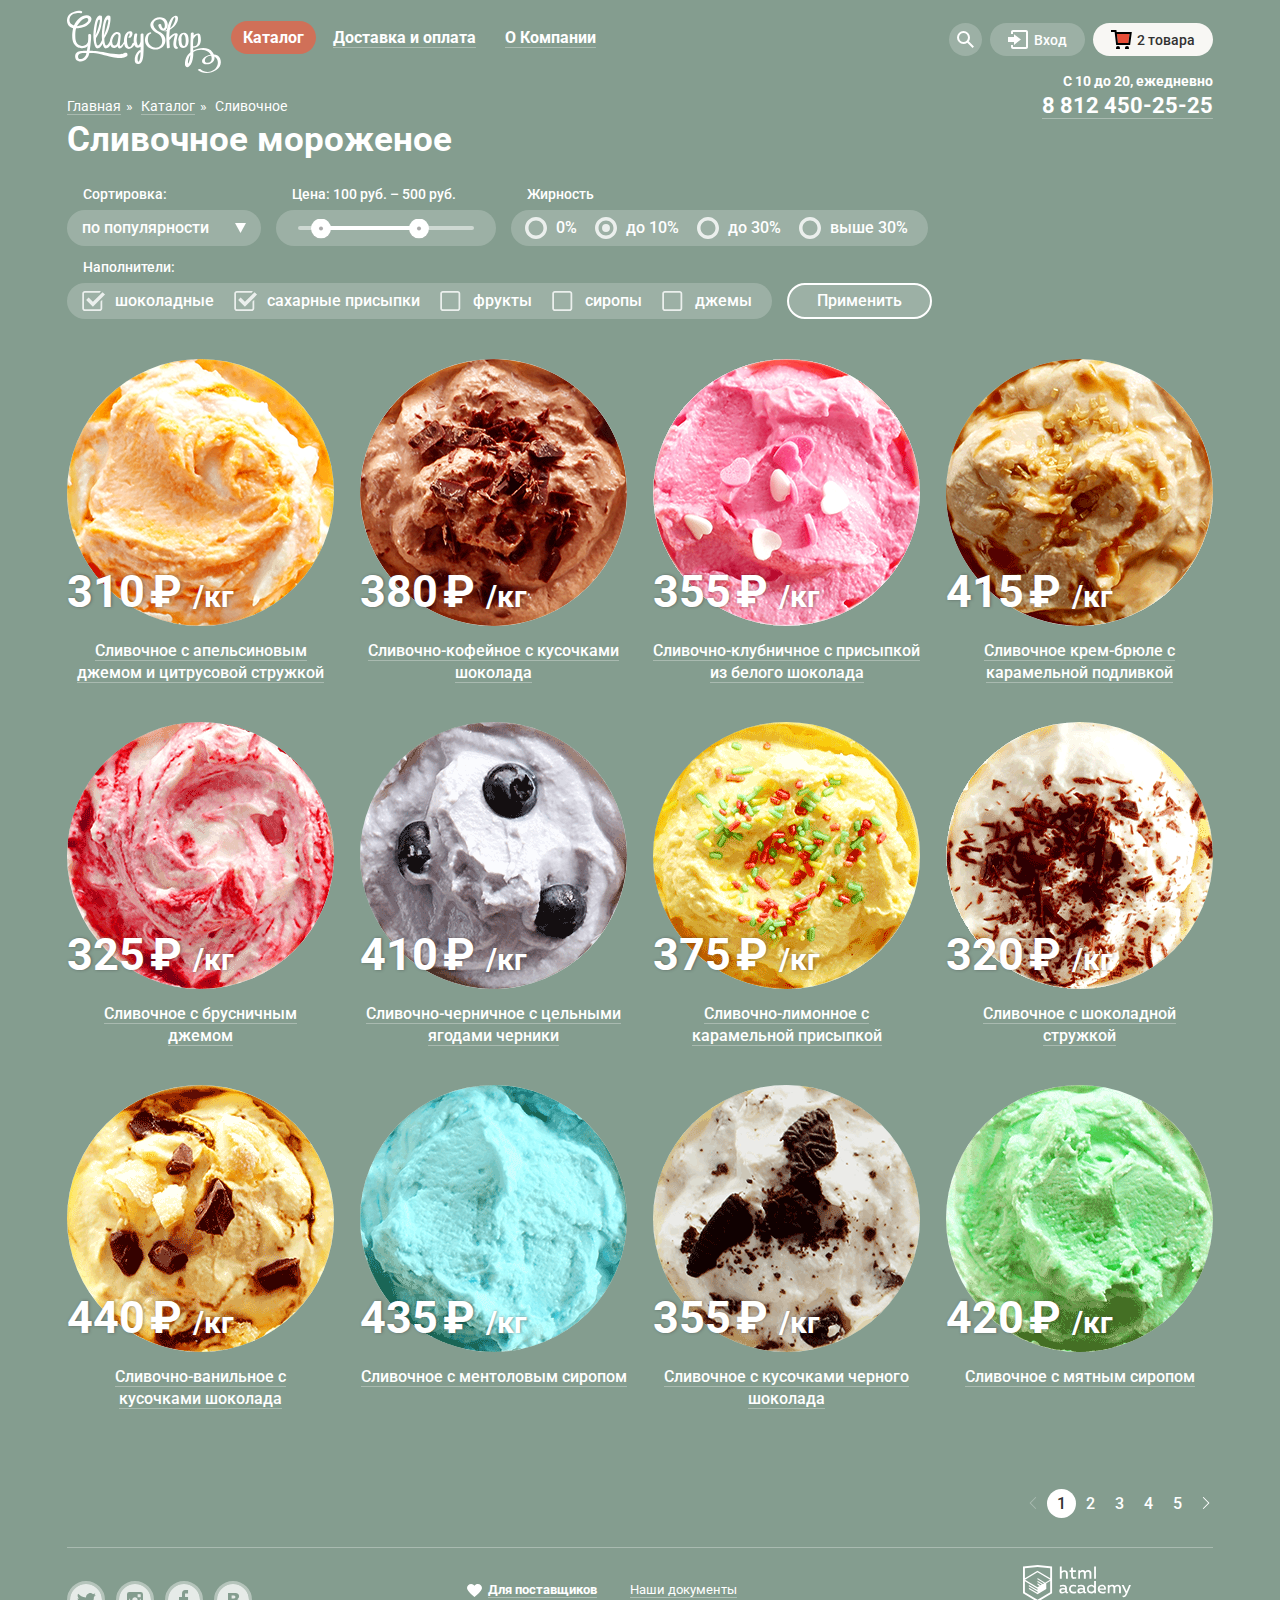
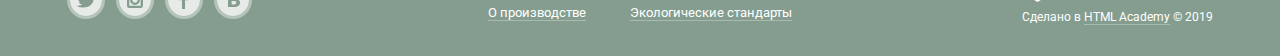
<file: catalog.html>
<!DOCTYPE html>
<html lang="ru">
<head>
  <meta charset="utf-8">
  <title>Глейси Каталог</title>
  <link href="https://fonts.googleapis.com/css?family=Roboto:400,500,700&display=swap&subset=cyrillic" rel="stylesheet">
  <link rel="stylesheet" href="css/normalize.css">
  <link rel="stylesheet" href="css/style.min.css">
</head>
<body>
<header class="main-header container">
  <nav class="main-nav">
    <a href="index.html">
      <img src="img/logo.svg" width="154" height="64" alt="Логотип Glaccy">
    </a>
    <ul class="nav-list">
      <li class="nav-list-item nav-catalog">
        <a class="nav-list-link-current" tabindex="0">Каталог</a>
        <div class="nav-inner-container">
          <ul class="nav-inner">
            <li class="nav-inner-item">
              <a href="#" class="nav-inner-link"><b>Новинки</b></a>
            </li>
            <li class="nav-inner-item-current">
              <a class="nav-inner-link-current">Сливочное</a>
            </li>
            <li class="nav-inner-item">
              <a href="#" class="nav-inner-link">Щербеты</a>
            </li>
            <li class="nav-inner-item">
              <a href="#" class="nav-inner-link">Фруктовый лёд</a>
            </li>
            <li class="nav-inner-item">
              <a href="#" class="nav-inner-link">Мелорин</a>
            </li>
          </ul>
        </div>
      </li>
      <li class="nav-list-item">
        <a href="delivery.html" class="nav-list-link">
          <span class="nav-list-link-border">Доставка и оплата</span>
        </a>
      </li>
      <li class="nav-list-item">
        <a href="about.html" class="nav-list-link">
          <span class="nav-list-link-border">О Компании</span></a>
      </li>
    </ul>
    <ul class="nav-controls">
      <li class="nav-controls-item nav-search">
        <a href="#" aria-label="Поиск" class="nav-controls-btn search-btn">
          <svg xmlns="http://www.w3.org/2000/svg" xmlns:xlink="http://www.w3.org/1999/xlink" width="17" height="17" viewBox="0 0 17 17">
            <path fill="#fff" d="M16.958 15.527L11.75 10.32A6.455 6.455 0 0 0 13 6.5 6.5 6.5 0 1 0 6.5 13a6.465 6.465 0 0 0 3.839-1.263l5.205 5.204 1.414-1.414zM6.5 11C4.019 11 2 8.981 2 6.5S4.019 2 6.5 2 11 4.019 11 6.5 8.981 11 6.5 11z"/>
          </svg>
        </a>
        <div class="search-form-container">
          <form action="#" method="get" name="search" class="main-header-form search-form">
            <input type="search" placeholder="Крем-брюле" class="form-input">
          </form>
        </div>
      </li>

      <li class="nav-controls-item nav-login">
        <a href="#" class="nav-controls-btn login-btn">
          <svg xmlns="http://www.w3.org/2000/svg" xmlns:xlink="http://www.w3.org/1999/xlink" width="21" height="19" viewBox="0 0 21 19">
            <path d="M6 14.875L12.917 9.5 6 4.125v2.917H-.042v4.917H6z" fill="#fff"/>
            <path d="M18 0H5C3.9 0 3 .9 3 2v2h2V2h13v15H5v-2H3v2c0 1.1.9 2 2 2h13c1.1 0 2-.9 2-2V2c0-1.1-.9-2-2-2z" fill="#fff"/>
          </svg>
          Вход
        </a>
        <div class="auth-form-container">
          <form action="#" method="post" name="auth" class="main-header-form auth-form">
            <input type="email" placeholder="email@example.com" class="form-input" required>
            <input type="password" placeholder="password" class="form-input" required>
            <div class="auth-form-controls">
              <button type="submit" class="gradient-button auth-form-login-btn">Войти</button>
              <div class="auth-form-links">
                <a href="#" class="auth-form-link"><span class="black-link">Забыли пароль?</span></a>
                <a href="#" class="auth-form-link"><span class="black-link">Новая регистрация</span></a>
              </div>
            </div>
          </form>
        </div>
      </li>
      <li class="nav-controls-item nav-basket">
        <a href="#" class="nav-controls-btn full-basket-btn">
          <svg xmlns="http://www.w3.org/2000/svg" width="21" height="19" viewBox="0 0 21 19">
            <path fill="#E84D37" d="M5.888 4.031L6.922 13h10.45l1.176-8.969z"/>
            <circle fill="#fff" cx="6.984" cy="18" r="2"/>
            <circle fill="#fff" cx="15.984" cy="18" r="2"/>
            <path fill="#fff" d="M5.657 2.031L5.422 0H0v2h3.64l1.5 13h13.988l1.699-12.969H5.657zM17.372 13H6.922L5.888 4.031h12.66L17.372 13z"/>
          </svg>
          2 товара
        </a>
        <div class="basket-container">
          <section class="main-header-basket">
            <h2 class="visually-hidden">Корзина</h2>
            <table class="basket-table">
              <tr class="basket-table-item">
                <td>
                  <button type="button" aria-label="Удалить товар" class="basket-table-del-btn">
                    <img src="img/cross-small.svg" width="11" height="11" alt="Удалить товар">
                  </button>
                </td>
                <td><img src="img/icecream1-small.png" alt="Сливочно-апельсиновое мороженое" width="33" height="33">
                </td>
                <td>Пломбир с апельсиновым джемом</td>
                <td class="basket-table-price">1,5 кг Х <span class="basket-table-price-grey">200 руб.</span></td>
                <td class="basket-table-total-price">300 руб.</td>
              </tr>
              <tr class="basket-table-item">
                <td>
                  <button type="button" aria-label="Удалить товар" class="basket-table-del-btn">
                    <img src="img/cross-small.svg" alt="Удалить товар" width="11" height="11">
                  </button>
                </td>
                <td><img src="img/icecream3-small.png" alt="Сливочно-клубничное мороженое" width="33" height="33"></td>
                <td>Клубничный пломбир с присыпкой из белого шоколада</td>
                <td class="basket-table-price">1,5 кг Х <span class="basket-table-price-grey">300 руб.</span></td>
                <td class="basket-table-total-price">450 руб.</td>
              </tr>
            </table>
            <p class="main-header-basket-total"><b>Итого: 750 руб.</b></p>
            <a href="#" class="main-header-basket-order gradient-button">Оформить заказ</a>
          </section>
        </div>
      </li>
    </ul>
  </nav>
  <div class="main-header-contacts">
    <p>С 10 до 20, ежедневно</p>
    <a href="tel:88124504225" class="white-link">8 812 450-25-25</a>
  </div>
</header>
<main>
  <ul class="breadcrumbs container">
    <li class="breadcrumbs-item">
      <a href="index.html" class="white-link">Главная</a>
    </li>
    <li class="breadcrumbs-item">
      <a href="#" class="white-link">Каталог</a>
    </li>
    <li class="breadcrumbs-item">
      <a>Сливочное</a>
    </li>
  </ul>
  <h1 class="page-title container">Сливочное мороженое</h1>
  <section class="section-filter container">
    <h2 class="visually-hidden">Форма фильтра</h2>
    <form action="#" method="get" name="filter-form" class="filter-form">
      <div class="container-filter-form">
        <fieldset>
          <legend class="filter-form-legend">
            <label for="order">Сортировка:</label>
          </legend>
          <select name="order" id="order" class="filter-form-list select">
            <option value="popular">по популярности</option>
            <option value="price_asc">сначала недорогие</option>
            <option value="price_desc">сначала дорогие</option>
            <option value="fat">по жирности</option>
          </select>
        </fieldset>
        <fieldset>
          <legend class="filter-form-legend">
            Цена: 100 руб. – 500 руб.
          </legend>
          <div class="filter-form-list wheel">
            <div class="wheel-slider" id="wheel-slider"></div>
          </div>
        </fieldset>
        <fieldset>
          <legend class="filter-form-legend">
            Жирность
          </legend>
          <ul class="filter-form-list radio">
            <li class="filter-form-item">
              <label class="radio-label">
                <input type="radio" name="fat" value="0">
                <span class="radio-text">0%</span>
              </label>
            </li>
            <li class="filter-form-item">
              <label class="radio-label">
                <input type="radio" name="fat" value="to10" checked>
                <span class="radio-text">до 10%</span>
              </label>
            </li>
            <li class="filter-form-item">
              <label class="radio-label">
                <input type="radio" name="fat" value="to30">
                <span class="radio-text">до 30%</span>
              </label>
            </li>
            <li class="filter-form-item">
              <label class="radio-label">
                <input type="radio" name="fat" value="more30">
                <span class="radio-text">выше 30%</span>
              </label>
            </li>
          </ul>
        </fieldset>
      </div>
      <div class="container-filter-form">
        <fieldset>
          <legend class="filter-form-legend">
            Наполнители:
          </legend>
          <ul class="filter-form-list checkbox">
            <li class="filter-form-item">
              <label class="checkbox-label">
                <input type="checkbox" name="chocolate" checked>
                <span class="checkbox-text">шоколадные</span></label></li>
            <li class="filter-form-item">
              <label class="checkbox-label">
                <input type="checkbox" name="sugar" checked>
                <span class="checkbox-text">сахарные присыпки</span>
              </label>
            </li>
            <li class="filter-form-item">
              <label class="checkbox-label">
                <input type="checkbox" name="fruits">
                <span class="checkbox-text">фрукты</span>
              </label>
            </li>
            <li class="filter-form-item">
              <label class="checkbox-label">
                <input type="checkbox" name="syrup">
                <span class="checkbox-text">сиропы</span>
              </label>
            </li>
            <li class="filter-form-item">
              <label class="checkbox-label">
                <input type="checkbox" name="jam">
                <span class="checkbox-text">джемы</span>
              </label>
            </li>
          </ul>
        </fieldset>
        <button type="submit" class="filter-form-button">Применить</button>
      </div>
    </form>
  </section>
  <section class="products container inner-products">
    <h2 class="visually-hidden">Товары</h2>
    <ul class="products-list row">
      <li class="products-item">
        <img src="img/icecream1.png" width="267" height="267" alt="Сливочно-апельсиновое мороженое">
        <p class="products-item-price">
          310<span class="ruble">&#8381;</span>
          <span class="products-item-price-weight">/кг</span>
        </p>
        <a href="#" class="products-item-link">
          <span class="white-link">Сливочное с апельсиновым джемом и цитрусовой стружкой</span>
        </a>
        <button type="button" class="products-item-btn gradient-button">Быстрый просмотр</button>
      </li>
      <li class="products-item">
        <img src="img/icecream2.png" width="267" height="267" alt="Сливочно-кофейное мороженое">
        <p class="products-item-price">
          380<span class="ruble">&#8381;</span>
          <span class="products-item-price-weight">/кг</span>
        </p>
        <a href="#" class="products-item-link">
          <span class="white-link">Сливочно-кофейное с кусочками шоколада</span>
        </a>
        <button type="button" class="products-item-btn gradient-button">Быстрый просмотр</button>
      </li>
      <li class="products-item">
        <img src="img/icecream3.png" width="267" height="267" alt="Сливочно-клубничное мороженое">
        <p class="products-item-price">
          355<span class="ruble">&#8381;</span>
          <span class="products-item-price-weight">/кг</span></p>
        <a href="#" class="products-item-link">
          <span class="white-link">Сливочно-клубничное с присыпкой из белого шоколада</span>
        </a>
        <button type="button" class="products-item-btn gradient-button">Быстрый просмотр</button>
      </li>
      <li class="products-item">
        <img src="img/icecream4.png" width="267" height="267" alt="Мороженое крем-брюле">
        <p class="products-item-price">
          415<span class="ruble">&#8381;</span>
          <span class="products-item-price-weight">/кг</span></p>
        <a href="#" class="products-item-link">
          <span class="white-link">Сливочное крем-брюле с карамельной подливкой</span></a>
        <button type="button" class="products-item-btn gradient-button">Быстрый просмотр</button>
      </li>

      <li class="products-item">
        <img src="img/icecream5.png" width="267" height="267" alt="Мороженое с брусничным джемом">
        <p class="products-item-price">
          325<span class="ruble">&#8381;</span>
          <span class="products-item-price-weight">/кг</span></p>
        <a href="#" class="products-item-link">
          <span class="white-link">Сливочное с брусничным<br>джемом</span>
        </a>
        <button type="button" class="products-item-btn gradient-button">Быстрый просмотр</button>
      </li>
      <li class="products-item">
        <img src="img/icecream6.png" width="267" height="267" alt="Сливочно-черничное мороженое">
        <p class="products-item-price">
          410<span class="ruble">&#8381;</span>
          <span class="products-item-price-weight">/кг</span></p>
        <a href="#" class="products-item-link">
          <span class="white-link">Сливочно-черничное с цельными ягодами черники </span>
        </a>
        <button type="button" class="products-item-btn gradient-button">Быстрый просмотр</button>
      </li>
      <li class="products-item">
        <img src="img/icecream7.png" width="267" height="267" alt="Сливочно-лимонное мороженое">
        <p class="products-item-price">
          375<span class="ruble">&#8381;</span>
          <span class="products-item-price-weight">/кг</span>
        </p>
        <a href="#" class="products-item-link">
          <span class="white-link">Сливочно-лимонное с карамельной присыпкой</span>
        </a>
        <button type="button" class="products-item-btn gradient-button">Быстрый просмотр</button>
      </li>
      <li class="products-item">
        <img src="img/icecream8.png" width="267" height="267" alt="Мороженое шоколадной стружкой">
        <p class="products-item-price">
          320<span class="ruble">&#8381;</span>
          <span class="products-item-price-weight">/кг</span>
        </p>
        <a href="#" class="products-item-link">
          <span class="white-link">Сливочное с шоколадной стружкой</span>
        </a>
        <button type="button" class="products-item-btn gradient-button">Быстрый просмотр</button>
      </li>

      <li class="products-item">
        <img src="img/icecream9.png" width="267" height="267" alt="Сливочно-ванильное мороженое">
        <p class="products-item-price">
          440<span class="ruble">&#8381;</span>
          <span class="products-item-price-weight">/кг</span>
        </p>
        <a href="#" class="products-item-link">
          <span class="white-link">Сливочно-ванильное с<br>кусочками шоколада</span>
        </a>
        <button type="button" class="products-item-btn gradient-button">Быстрый просмотр</button>
      </li>
      <li class="products-item">
        <img src="img/icecream10.png" width="267" height="267" alt="Мороженое ментоловым сиропом">
        <p class="products-item-price">
          435<span class="ruble">&#8381;</span>
          <span class="products-item-price-weight">/кг</span>
        </p>
        <a href="#" class="products-item-link">
          <span class="white-link">Сливочноe с ментоловым сиропом</span>
        </a>
        <button type="button" class="products-item-btn gradient-button">Быстрый просмотр</button>
      </li>
      <li class="products-item">
        <img src="img/icecream11.png" width="267" height="267" alt="Мороженое с кусочками черного шоколада">
        <p class="products-item-price">
          355<span class="ruble">&#8381;</span>
          <span class="products-item-price-weight">/кг</span>
        </p>
        <a href="#" class="products-item-link">
          <span class="white-link">Сливочное с кусочками черного шоколада</span>
        </a>
        <button type="button" class="products-item-btn gradient-button">Быстрый просмотр</button>
      </li>
      <li class="products-item">
        <img src="img/icecream12.png" width="267" height="267" alt="Мороженое с мятным сиропом">
        <p class="products-item-price">
          420<span class="ruble">&#8381;</span>
          <span class="products-item-price-weight">/кг</span>
        </p>
        <a href="#" class="products-item-link">
          <span class="white-link">Сливочное с мятным сиропом</span>
        </a>
        <button type="button" class="products-item-btn gradient-button">Быстрый просмотр</button>
      </li>
    </ul>
    <ul class="pagination row">
      <li class="pagination-item">
        <a aria-label="Назад" class="pagination-back link-disabled">
          <svg xmlns="http://www.w3.org/2000/svg" width="8" height="12" viewBox="0 0 8 12">
            <path fill="#ffffff" d="M7.237 5.642L1.73.132c-.2-.197-.52-.197-.717 0s-.198.52 0 .717L6.163 6l-5.15 5.15c-.2.198-.2.52 0 .717.098.1.228.148.357.148.13 0 .26-.05.358-.148l5.51-5.51c.198-.197.198-.517 0-.715z"/>
          </svg>
        </a>
      </li>
      <li class="pagination-item">
        <a class="pagination-link-current">1</a>
      </li>
      <li class="pagination-item">
        <a class="pagination-link" href="#">2</a>
      </li>
      <li class="pagination-item">
        <a class="pagination-link" href="#">3</a>
      </li>
      <li class="pagination-item">
        <a class="pagination-link" href="#">4</a>
      </li>
      <li class="pagination-item">
        <a class="pagination-link" href="#">5</a>
      </li>
      <li class="pagination-item">
        <a href="#" aria-label="Вперед" class="pagination-forward">
          <svg xmlns="http://www.w3.org/2000/svg" width="8" height="12" viewBox="0 0 8 12">
            <path fill="#ffffff" d="M7.237 5.642L1.73.132c-.2-.197-.52-.197-.717 0s-.198.52 0 .717L6.163 6l-5.15 5.15c-.2.198-.2.52 0 .717.098.1.228.148.357.148.13 0 .26-.05.358-.148l5.51-5.51c.198-.197.198-.517 0-.715z"/>
          </svg>
        </a>
      </li>
    </ul>
  </section>
</main>
<footer class="main-footer container">
  <ul class="footer-social-list">
    <li class="footer-social-item">
      <a href="#" class="footer-social-item-link" aria-label="Twitter">
        <svg xmlns="http://www.w3.org/2000/svg" width="32" height="32" viewBox="0 0 32 32">
          <path fill="#FFF" d="M16 0C7.164 0 0 7.164 0 16c0 8.837 7.164 16 16 16 8.837 0 16-7.163 16-16 0-8.836-7.163-16-16-16zm7.944 12.809c-.251 6.516-3.463 10.832-10.992 10.702h-.486c-.447 0-4.543-.443-5.344-1.823 2.479.19 4.247-.406 5.12-1.136-1.048-.289-2.923-.461-3.251-2.848.384.104.618.221 1.299.113-1.307-.824-2.758-1.519-2.679-3.643.311.317 1.164.518 1.46.457-.768-.233-2.149-3.244-.974-4.781 1.984 1.79 4.075 3.482 7.804 3.643.227-2.214 1.24-3.699 3.168-4.325 1.84-.479 3.255.26 3.901 1.138.737-.224 1.453-.466 2.193-.685-.004.833-.569 1.463-.935 1.709.747.165 1.423-.475 1.423-.475-.184.963-1.094 1.725-1.707 1.954z"/>
        </svg>
      </a>
    </li>
    <li class="footer-social-item">
      <a href="#" class="footer-social-item-link" aria-label="Instagram">
        <svg xmlns="http://www.w3.org/2000/svg" width="32" height="32" viewBox="0 0 32 32">
          <g fill="#FFF">
            <path d="M20.916 16a4.938 4.938 0 1 1-9.877 0c0-.394.051-.773.138-1.14h-.897v6.838h11.396V14.86h-.897c.086.367.137.746.137 1.14z"/>
            <path d="M15.978 18.659c1.466 0 2.659-1.193 2.659-2.659s-1.193-2.659-2.659-2.659c-1.466 0-2.659 1.193-2.659 2.659s1.192 2.659 2.659 2.659zM18.637 10.302h3.039v3.039h-3.039z"/>
            <path d="M16 0C7.164 0 0 7.164 0 16c0 8.837 7.164 16 16 16 8.837 0 16-7.163 16-16 0-8.836-7.163-16-16-16zm7.955 21.698a2.285 2.285 0 0 1-2.279 2.279H10.279A2.285 2.285 0 0 1 8 21.698V10.302a2.286 2.286 0 0 1 2.279-2.279h11.396a2.286 2.286 0 0 1 2.279 2.279v11.396z"/>
          </g>
        </svg>
      </a>
    </li>
    <li class="footer-social-item">
      <a href="#" class="footer-social-item-link" aria-label="Facebook">
        <svg xmlns="http://www.w3.org/2000/svg" width="32" height="32" viewBox="0 0 32 32">
          <path fill="#FFF" d="M16 0C7.164 0 0 7.163 0 16s7.164 16 16 16c8.837 0 16-7.164 16-16S24.837 0 16 0zm4.062 9.455h-3.021v3.444h3.021v3.445h-3.021v8.61H14.02v-8.61H11v-3.445h3.021V9.455c0-1.902 1.353-3.445 3.021-3.445h3.021v3.445z"/>
        </svg>
      </a>
    </li>
    <li class="footer-social-item">
      <a href="#" class="footer-social-item-link" aria-label="Вконтакте">
        <svg xmlns="http://www.w3.org/2000/svg" width="32" height="32" viewBox="0 0 32 32">
          <g fill="#FFF">
            <path d="M16.637 14.495c.402-.019.719-.082.951-.188.326-.145.54-.33.641-.559.101-.229.15-.496.15-.797 0-.232-.058-.465-.174-.697-.116-.232-.322-.405-.617-.517-.264-.1-.592-.155-.984-.165a76.242 76.242 0 0 0-1.652-.014h-.339v2.965h.565c.571 0 1.057-.009 1.459-.028zM18.118 17.084c-.282-.081-.672-.125-1.166-.132a127.97 127.97 0 0 0-1.55-.009h-.79v3.493h.264c1.014 0 1.74-.003 2.18-.009a3.2 3.2 0 0 0 1.212-.245c.377-.157.633-.364.774-.625s.214-.562.214-.9c0-.446-.088-.788-.261-1.03-.17-.241-.464-.423-.877-.543z"/>
            <path d="M16 0C7.164 0 0 7.164 0 16c0 8.837 7.164 16 16 16 8.837 0 16-7.163 16-16 0-8.836-7.163-16-16-16zm6.602 20.531a3.73 3.73 0 0 1-1.124 1.327c-.552.415-1.161.71-1.823.886s-1.501.264-2.519.264h-6.121V8.987h5.443c1.13 0 1.957.038 2.48.113a5.126 5.126 0 0 1 1.561.5c.533.27.929.632 1.189 1.087.26.455.392.975.392 1.558 0 .678-.179 1.278-.536 1.795-.358.518-.863.92-1.517 1.208v.075c.917.182 1.642.559 2.179 1.13.537.571.807 1.325.807 2.261 0 .678-.138 1.283-.411 1.817z"/>
          </g>
        </svg>
      </a>
    </li>
  </ul>
  <ul class="footer-menu-list">
    <li class="footer-menu-item"><a href="#" class="footer-menu-item-link white-link heart"><b>Для поставщиков</b></a></li>
    <li class="footer-menu-item"><a href="#" class="footer-menu-item-link white-link">Наши документы</a></li>
    <li class="footer-menu-item"><a href="#" class="footer-menu-item-link white-link">О производстве</a></li>
    <li class="footer-menu-item"><a href="#" class="footer-menu-item-link white-link">Экологические стандарты</a></li>
  </ul>
  <div class="footer-academy">
    <a href="https://htmlacademy.ru/intensive/htmlcss">
      <img src="img/logo-htmlacademy.svg" width="108" height="39" alt="HTML Academy">
    </a>
    <p>Сделано в <a href="https://htmlacademy.ru/intensive/htmlcss" class="footer-academy-link white-link">HTML Academy</a> © 2019</p>
  </div>
</footer>
<script src="js/jquery-1.6.1.min.js"></script>
<script src="js/jquery.ui-slider.js"></script>
<script src="js/script.min.js"></script>
</body>
</html>
</file>
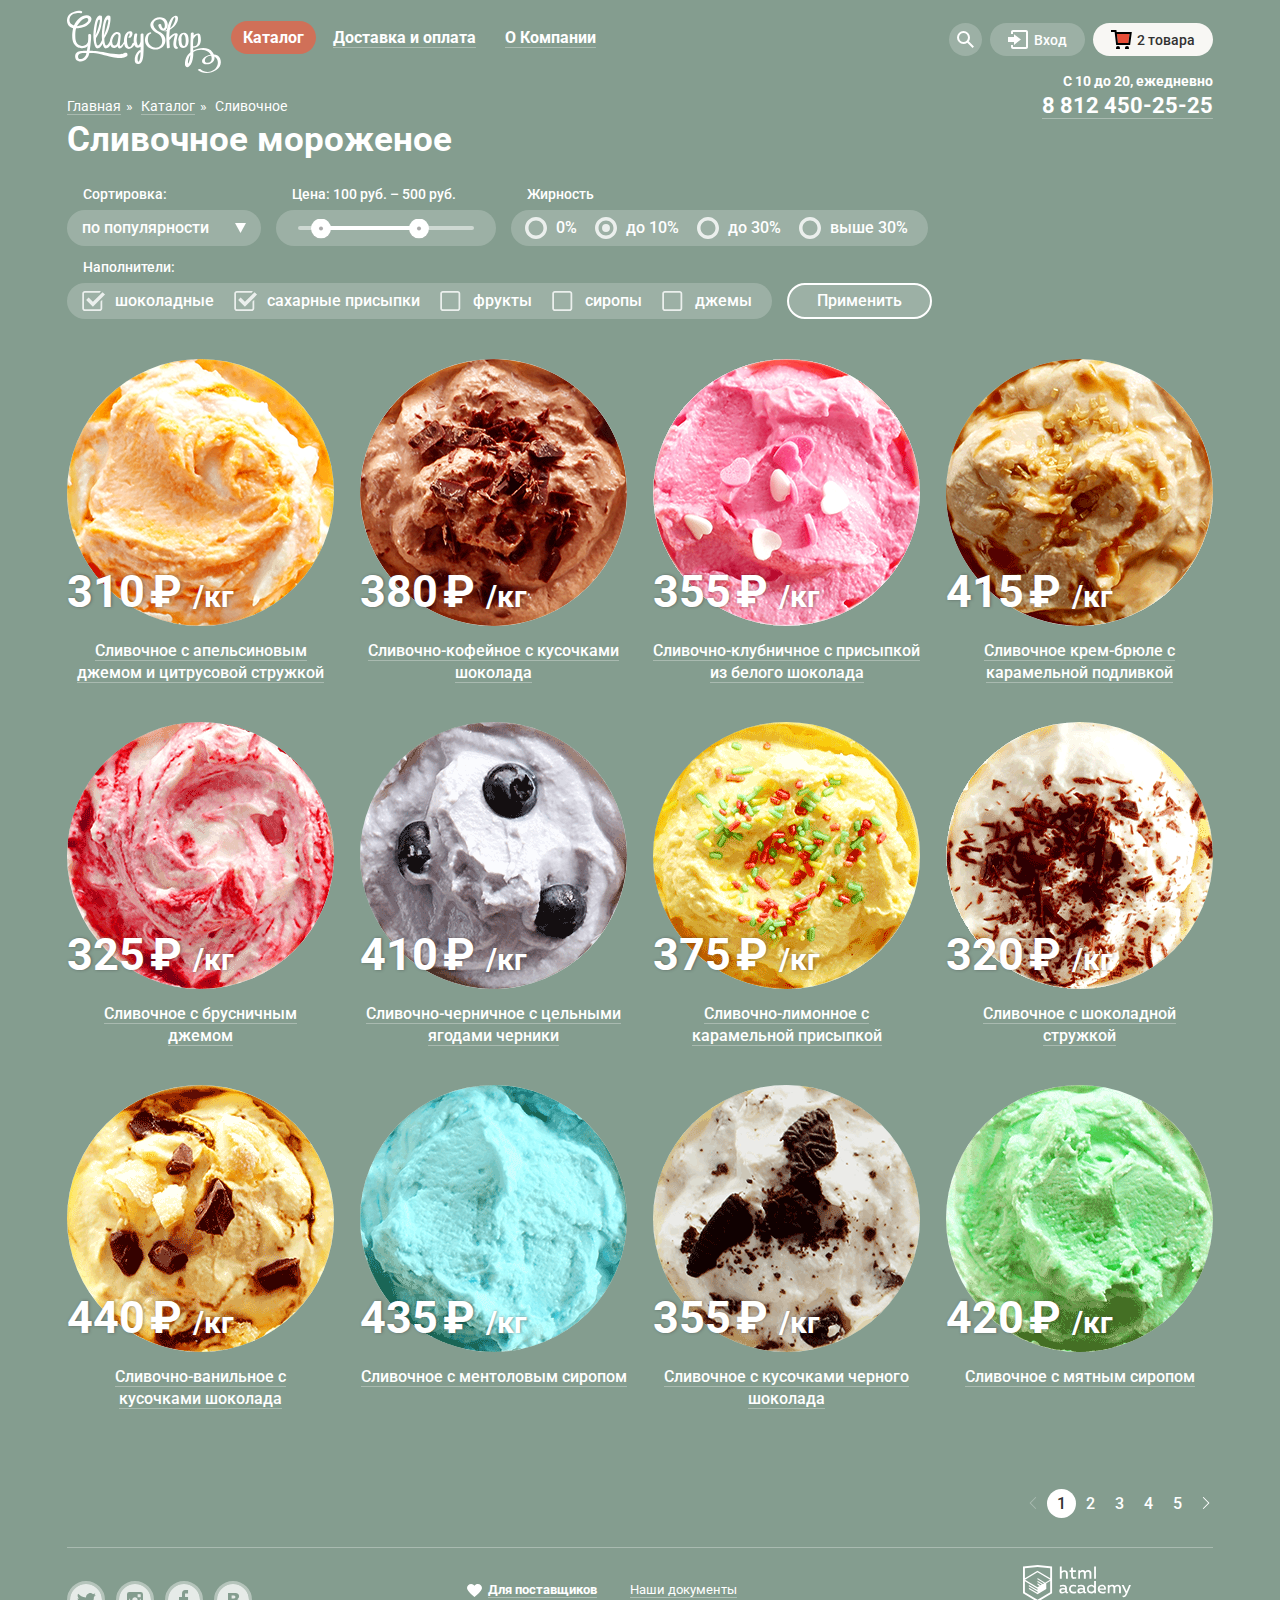
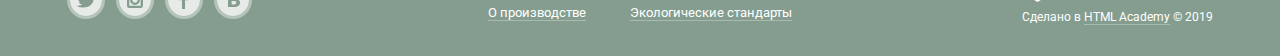
<file: docs/creamy.html>
<!DOCTYPE html>
<html lang="ru">
<head>
  <meta charset="utf-8">
  <title>Глейси Каталог</title>
  <link href="https://fonts.googleapis.com/css?family=Roboto:400,500,700&display=swap&subset=cyrillic" rel="stylesheet">
  <link rel="stylesheet" href="css/normalize.css">
  <link rel="stylesheet" href="css/style.min.css">
</head>
<body>
<header class="main-header container">
  <nav class="main-nav">
    <a href="index.html" aria-label="Переход на главную страницу">
      <img src="img/logo.svg" width="154" height="64" alt="Главная Glaccy">
    </a>
    <ul class="nav-list">
      <li class="nav-list-item nav-catalog">
        <a href="#" class="nav-list-link-current">Каталог</a>
        <div class="nav-inner-container">
          <ul class="nav-inner">
            <li class="nav-inner-item">
              <a href="#" class="nav-inner-link"><b>Новинки</b></a>
            </li>
            <li class="nav-inner-item-current">
              <a class="nav-inner-link-current">Сливочное</a>
            </li>
            <li class="nav-inner-item">
              <a href="#" class="nav-inner-link">Щербеты</a>
            </li>
            <li class="nav-inner-item">
              <a href="#" class="nav-inner-link">Фруктовый лёд</a>
            </li>
            <li class="nav-inner-item">
              <a href="#" class="nav-inner-link">Мелорин</a>
            </li>
          </ul>
        </div>
      </li>
      <li class="nav-list-item">
        <a href="delivery.html" class="nav-list-link">
          <span class="nav-list-link-border">Доставка и оплата</span>
        </a>
      </li>
      <li class="nav-list-item">
        <a href="about.html" class="nav-list-link">
          <span class="nav-list-link-border">О Компании</span></a>
      </li>
    </ul>
    <ul class="nav-controls">
      <li class="nav-controls-item nav-search">
        <a href="#" aria-label="Поиск" class="nav-controls-btn search-btn">
          <svg xmlns="http://www.w3.org/2000/svg" xmlns:xlink="http://www.w3.org/1999/xlink" width="17" height="17" viewBox="0 0 17 17">
            <path fill="#fff" d="M16.958 15.527L11.75 10.32A6.455 6.455 0 0 0 13 6.5 6.5 6.5 0 1 0 6.5 13a6.465 6.465 0 0 0 3.839-1.263l5.205 5.204 1.414-1.414zM6.5 11C4.019 11 2 8.981 2 6.5S4.019 2 6.5 2 11 4.019 11 6.5 8.981 11 6.5 11z"/>
          </svg>
        </a>
        <div class="search-form-container">
          <form action="#" method="get" name="search" class="main-header-form search-form">
            <input type="search" placeholder="Крем-брюле" class="form-input" aria-label="Введите текст для поиска">
          </form>
        </div>
      </li>

      <li class="nav-controls-item nav-login">
        <a href="#" class="nav-controls-btn login-btn" aria-label="Войти на сайт">
          <svg xmlns="http://www.w3.org/2000/svg" xmlns:xlink="http://www.w3.org/1999/xlink" width="21" height="19" viewBox="0 0 21 19">
            <path d="M6 14.875L12.917 9.5 6 4.125v2.917H-.042v4.917H6z" fill="#fff"/>
            <path d="M18 0H5C3.9 0 3 .9 3 2v2h2V2h13v15H5v-2H3v2c0 1.1.9 2 2 2h13c1.1 0 2-.9 2-2V2c0-1.1-.9-2-2-2z" fill="#fff"/>
          </svg>
          Вход
        </a>
        <div class="auth-form-container">
          <form action="#" method="post" name="auth" class="main-header-form auth-form">
            <input type="email" placeholder="email@example.com" class="form-input" aria-label="Ввести email" required>
            <input type="password" placeholder="password" class="form-input" aria-label="Ввести пароль" required>
            <div class="auth-form-controls">
              <button type="submit" class="gradient-button auth-form-login-btn">Войти</button>
              <div class="auth-form-links">
                <a href="#" class="auth-form-link"><span class="black-link">Забыли пароль?</span></a>
                <a href="#" class="auth-form-link"><span class="black-link">Новая регистрация</span></a>
              </div>
            </div>
          </form>
        </div>
      </li>
      <li class="nav-controls-item nav-basket">
        <a href="#" class="nav-controls-btn full-basket-btn" aria-label="Корзина">
          <svg xmlns="http://www.w3.org/2000/svg" width="21" height="19" viewBox="0 0 21 19">
            <path fill="#E84D37" d="M5.888 4.031L6.922 13h10.45l1.176-8.969z"/>
            <circle fill="#fff" cx="6.984" cy="18" r="2"/>
            <circle fill="#fff" cx="15.984" cy="18" r="2"/>
            <path fill="#fff" d="M5.657 2.031L5.422 0H0v2h3.64l1.5 13h13.988l1.699-12.969H5.657zM17.372 13H6.922L5.888 4.031h12.66L17.372 13z"/>
          </svg>
          2 товара
        </a>
        <div class="basket-container">
          <section class="main-header-basket">
            <h2 class="visually-hidden">Корзина</h2>
            <table class="basket-table">
              <tr class="basket-table-item">
                <td>
                  <button type="button" aria-label="Удалить товар" class="basket-table-del-btn">
                    <img src="img/cross-small.svg" width="11" height="11" alt="Удалить товар">
                  </button>
                </td>
                <td><img src="img/icecream1-small.png" alt="Сливочно-апельсиновое мороженое" width="33" height="33">
                </td>
                <td>Пломбир с апельсиновым джемом</td>
                <td class="basket-table-price">1,5 кг Х <span class="basket-table-price-grey">200 руб.</span></td>
                <td class="basket-table-total-price">300 руб.</td>
              </tr>
              <tr class="basket-table-item">
                <td>
                  <button type="button" aria-label="Удалить товар" class="basket-table-del-btn">
                    <img src="img/cross-small.svg" alt="Удалить товар" width="11" height="11">
                  </button>
                </td>
                <td><img src="img/icecream3-small.png" alt="Сливочно-клубничное мороженое" width="33" height="33"></td>
                <td>Клубничный пломбир с присыпкой из белого шоколада</td>
                <td class="basket-table-price">1,5 кг Х <span class="basket-table-price-grey">300 руб.</span></td>
                <td class="basket-table-total-price">450 руб.</td>
              </tr>
            </table>
            <p class="main-header-basket-total"><b>Итого: 750 руб.</b></p>
            <a href="#" class="main-header-basket-order gradient-button">Оформить заказ</a>
          </section>
        </div>
      </li>
    </ul>
  </nav>
  <div class="main-header-contacts">
    <p>С 10 до 20, ежедневно</p>
    <a href="tel:88124504225" class="white-link" aria-label="Позвонить в Glaccy">8 812 450-25-25</a>
  </div>
</header>
<main>
  <ul class="breadcrumbs container">
    <li class="breadcrumbs-item">
      <a href="index.html" class="white-link">Главная</a>
    </li>
    <li class="breadcrumbs-item">
      <a href="#" class="white-link">Каталог</a>
    </li>
    <li class="breadcrumbs-item">
      <a>Сливочное</a>
    </li>
  </ul>
  <h1 class="page-title container">Сливочное мороженое</h1>
  <section class="section-filter container">
    <h2 class="visually-hidden">Форма фильтра</h2>
    <form action="#" method="get" name="filter-form" class="filter-form">
      <div class="container-filter-form">
        <fieldset>
          <legend class="filter-form-legend">
            <label for="order">Сортировка:</label>
          </legend>
          <select name="order" id="order" class="filter-form-list select">
            <option value="popular">по популярности</option>
            <option value="price_asc">сначала недорогие</option>
            <option value="price_desc">сначала дорогие</option>
            <option value="fat">по жирности</option>
          </select>
        </fieldset>
        <fieldset>
          <legend class="filter-form-legend">
            Цена: <label for="min_price">100 руб.</label> – <label for="max_price"> 500 руб.</label>
          </legend>
          <div class="filter-form-list wheel">
            <div class="filter-form-price">
              <input type="number" class="filter-form-price-item" min="100" max="500" name="min_price" id="min_price" aria-label="Введите минимальную цену для сортировки">
              <input type="number" class="filter-form-price-item" min="100" max="500" name="max_price" id="max_price" aria-label="Введите максимальную цену для сортировки">
            </div>
            <div class="wheel-slider d-none" id="wheel-slider"></div>
          </div>
        </fieldset>
        <fieldset>
          <legend class="filter-form-legend">
            Жирность
          </legend>
          <ul class="filter-form-list radio">
            <li class="filter-form-item">
              <label class="radio-label">
                <input type="radio" name="fat" value="0" aria-label="Установить жирность 0%">
                <span class="radio-text">0%</span>
              </label>
            </li>
            <li class="filter-form-item">
              <label class="radio-label">
                <input type="radio" name="fat" value="to10" aria-label="Установить жирность до 10%" checked>
                <span class="radio-text">до 10%</span>
              </label>
            </li>
            <li class="filter-form-item">
              <label class="radio-label">
                <input type="radio" name="fat" value="to30" aria-label="Установить жирность до 30%">
                <span class="radio-text">до 30%</span>
              </label>
            </li>
            <li class="filter-form-item">
              <label class="radio-label">
                <input type="radio" name="fat" value="more30" aria-label="Установить жирность более 30%">
                <span class="radio-text">выше 30%</span>
              </label>
            </li>
          </ul>
        </fieldset>
      </div>
      <div class="container-filter-form">
        <fieldset>
          <legend class="filter-form-legend">
            Наполнители:
          </legend>
          <ul class="filter-form-list checkbox">
            <li class="filter-form-item">
              <label class="checkbox-label">
                <input type="checkbox" name="chocolate" aria-label="Выбрать шоколадные наполнители в фильтре" checked>
                <span class="checkbox-text">шоколадные</span>
              </label>
            </li>
            <li class="filter-form-item">
              <label class="checkbox-label">
                <input type="checkbox" name="sugar" aria-label="Выбрать сахарные присыпки в фильтре" checked>
                <span class="checkbox-text">сахарные присыпки</span>
              </label>
            </li>

            <li class="filter-form-item">
              <label class="checkbox-label">
                <input type="checkbox" name="fruits" aria-label="Выбрать фрукты в фильтре">
                <span class="checkbox-text">фрукты</span>
              </label>
            </li>
            <li class="filter-form-item">
              <label class="checkbox-label">
                <input type="checkbox" name="syrup" aria-label="Выбрать сиропы в фильтре">
                <span class="checkbox-text">сиропы</span>
              </label>
            </li>
            <li class="filter-form-item">
              <label class="checkbox-label">
                <input type="checkbox" name="jam" aria-label="Выбрать джемы в фильтре">
                <span class="checkbox-text">джемы</span>
              </label>
            </li>
          </ul>
        </fieldset>
        <button type="submit" class="filter-form-button" aria-label="Применить фильтры">Применить</button>
      </div>
    </form>
  </section>
  <section class="products container inner-products">
    <h2 class="visually-hidden">Товары</h2>
    <ul class="products-list">
      <li class="products-item">
        <img src="img/icecream1.png" width="267" height="267" alt="Сливочно-апельсиновое мороженое">
        <p class="products-item-price">
          310<span class="ruble">&#8381;</span>
          <span class="products-item-price-weight">/кг</span>
        </p>
        <a href="#" class="products-item-link">
          <span class="white-link">Сливочное с апельсиновым джемом и цитрусовой стружкой</span>
        </a>
        <button type="button" class="products-item-btn gradient-button">Быстрый просмотр</button>
      </li>
      <li class="products-item">
        <img src="img/icecream2.png" width="267" height="267" alt="Сливочно-кофейное мороженое">
        <p class="products-item-price">
          380<span class="ruble">&#8381;</span>
          <span class="products-item-price-weight">/кг</span>
        </p>
        <a href="#" class="products-item-link">
          <span class="white-link">Сливочно-кофейное с кусочками шоколада</span>
        </a>
        <button type="button" class="products-item-btn gradient-button">Быстрый просмотр</button>
      </li>
      <li class="products-item">
        <img src="img/icecream3.png" width="267" height="267" alt="Сливочно-клубничное мороженое">
        <p class="products-item-price">
          355<span class="ruble">&#8381;</span>
          <span class="products-item-price-weight">/кг</span></p>
        <a href="#" class="products-item-link">
          <span class="white-link">Сливочно-клубничное с присыпкой из белого шоколада</span>
        </a>
        <button type="button" class="products-item-btn gradient-button">Быстрый просмотр</button>
      </li>
      <li class="products-item">
        <img src="img/icecream4.png" width="267" height="267" alt="Мороженое крем-брюле">
        <p class="products-item-price">
          415<span class="ruble">&#8381;</span>
          <span class="products-item-price-weight">/кг</span></p>
        <a href="#" class="products-item-link">
          <span class="white-link">Сливочное крем-брюле с карамельной подливкой</span></a>
        <button type="button" class="products-item-btn gradient-button">Быстрый просмотр</button>
      </li>

      <li class="products-item">
        <img src="img/icecream5.png" width="267" height="267" alt="Мороженое с брусничным джемом">
        <p class="products-item-price">
          325<span class="ruble">&#8381;</span>
          <span class="products-item-price-weight">/кг</span></p>
        <a href="#" class="products-item-link">
          <span class="white-link">Сливочное с брусничным<br>джемом</span>
        </a>
        <button type="button" class="products-item-btn gradient-button">Быстрый просмотр</button>
      </li>
      <li class="products-item">
        <img src="img/icecream6.png" width="267" height="267" alt="Сливочно-черничное мороженое">
        <p class="products-item-price">
          410<span class="ruble">&#8381;</span>
          <span class="products-item-price-weight">/кг</span></p>
        <a href="#" class="products-item-link">
          <span class="white-link">Сливочно-черничное с цельными ягодами черники </span>
        </a>
        <button type="button" class="products-item-btn gradient-button">Быстрый просмотр</button>
      </li>
      <li class="products-item">
        <img src="img/icecream7.png" width="267" height="267" alt="Сливочно-лимонное мороженое">
        <p class="products-item-price">
          375<span class="ruble">&#8381;</span>
          <span class="products-item-price-weight">/кг</span>
        </p>
        <a href="#" class="products-item-link">
          <span class="white-link">Сливочно-лимонное с карамельной присыпкой</span>
        </a>
        <button type="button" class="products-item-btn gradient-button">Быстрый просмотр</button>
      </li>
      <li class="products-item">
        <img src="img/icecream8.png" width="267" height="267" alt="Мороженое шоколадной стружкой">
        <p class="products-item-price">
          320<span class="ruble">&#8381;</span>
          <span class="products-item-price-weight">/кг</span>
        </p>
        <a href="#" class="products-item-link">
          <span class="white-link">Сливочное с шоколадной стружкой</span>
        </a>
        <button type="button" class="products-item-btn gradient-button">Быстрый просмотр</button>
      </li>

      <li class="products-item">
        <img src="img/icecream9.png" width="267" height="267" alt="Сливочно-ванильное мороженое">
        <p class="products-item-price">
          440<span class="ruble">&#8381;</span>
          <span class="products-item-price-weight">/кг</span>
        </p>
        <a href="#" class="products-item-link">
          <span class="white-link">Сливочно-ванильное с<br>кусочками шоколада</span>
        </a>
        <button type="button" class="products-item-btn gradient-button">Быстрый просмотр</button>
      </li>
      <li class="products-item">
        <img src="img/icecream10.png" width="267" height="267" alt="Мороженое ментоловым сиропом">
        <p class="products-item-price">
          435<span class="ruble">&#8381;</span>
          <span class="products-item-price-weight">/кг</span>
        </p>
        <a href="#" class="products-item-link">
          <span class="white-link">Сливочноe с ментоловым сиропом</span>
        </a>
        <button type="button" class="products-item-btn gradient-button">Быстрый просмотр</button>
      </li>
      <li class="products-item">
        <img src="img/icecream11.png" width="267" height="267" alt="Мороженое с кусочками черного шоколада">
        <p class="products-item-price">
          355<span class="ruble">&#8381;</span>
          <span class="products-item-price-weight">/кг</span>
        </p>
        <a href="#" class="products-item-link">
          <span class="white-link">Сливочное с кусочками черного шоколада</span>
        </a>
        <button type="button" class="products-item-btn gradient-button">Быстрый просмотр</button>
      </li>
      <li class="products-item">
        <img src="img/icecream12.png" width="267" height="267" alt="Мороженое с мятным сиропом">
        <p class="products-item-price">
          420<span class="ruble">&#8381;</span>
          <span class="products-item-price-weight">/кг</span>
        </p>
        <a href="#" class="products-item-link">
          <span class="white-link">Сливочное с мятным сиропом</span>
        </a>
        <button type="button" class="products-item-btn gradient-button">Быстрый просмотр</button>
      </li>
    </ul>
    <ul class="pagination">
      <li class="pagination-item">
        <a aria-label="К начальной странице" class="pagination-back link-disabled">
          <svg xmlns="http://www.w3.org/2000/svg" width="8" height="12" viewBox="0 0 8 12">
            <path fill="#ffffff" d="M7.237 5.642L1.73.132c-.2-.197-.52-.197-.717 0s-.198.52 0 .717L6.163 6l-5.15 5.15c-.2.198-.2.52 0 .717.098.1.228.148.357.148.13 0 .26-.05.358-.148l5.51-5.51c.198-.197.198-.517 0-.715z"/>
          </svg>
        </a>
      </li>
      <li class="pagination-item">
        <a class="pagination-link-current" aria-label="Показать первую страницу товаров">1</a>
      </li>
      <li class="pagination-item">
        <a class="pagination-link" href="#" aria-label="Показать вторую страницу товаров">2</a>
      </li>
      <li class="pagination-item">
        <a class="pagination-link" href="#" aria-label="Показать третью страницу товаров">3</a>
      </li>
      <li class="pagination-item">
        <a class="pagination-link" href="#" aria-label="Показать четвертую страницу товаров">4</a>
      </li>
      <li class="pagination-item">
        <a class="pagination-link" href="#" aria-label="Показать пятую страницу товаров">5</a>
      </li>
      <li class="pagination-item">
        <a href="#" aria-label="К последней странице" class="pagination-forward">
          <svg xmlns="http://www.w3.org/2000/svg" width="8" height="12" viewBox="0 0 8 12">
            <path fill="#ffffff" d="M7.237 5.642L1.73.132c-.2-.197-.52-.197-.717 0s-.198.52 0 .717L6.163 6l-5.15 5.15c-.2.198-.2.52 0 .717.098.1.228.148.357.148.13 0 .26-.05.358-.148l5.51-5.51c.198-.197.198-.517 0-.715z"/>
          </svg>
        </a>
      </li>
    </ul>
  </section>
</main>
<footer class="main-footer container">
  <ul class="footer-social-list">
    <li class="footer-social-item">
      <a href="#" class="footer-social-item-link" aria-label="Перейти в Twitter Glaccy">
        <svg xmlns="http://www.w3.org/2000/svg" width="32" height="32" viewBox="0 0 32 32">
          <path fill="#FFF" d="M16 0C7.164 0 0 7.164 0 16c0 8.837 7.164 16 16 16 8.837 0 16-7.163 16-16 0-8.836-7.163-16-16-16zm7.944 12.809c-.251 6.516-3.463 10.832-10.992 10.702h-.486c-.447 0-4.543-.443-5.344-1.823 2.479.19 4.247-.406 5.12-1.136-1.048-.289-2.923-.461-3.251-2.848.384.104.618.221 1.299.113-1.307-.824-2.758-1.519-2.679-3.643.311.317 1.164.518 1.46.457-.768-.233-2.149-3.244-.974-4.781 1.984 1.79 4.075 3.482 7.804 3.643.227-2.214 1.24-3.699 3.168-4.325 1.84-.479 3.255.26 3.901 1.138.737-.224 1.453-.466 2.193-.685-.004.833-.569 1.463-.935 1.709.747.165 1.423-.475 1.423-.475-.184.963-1.094 1.725-1.707 1.954z"/>
        </svg>
      </a>
    </li>
    <li class="footer-social-item">
      <a href="#" class="footer-social-item-link" aria-label="Перейти в Instagram Glaccy">
        <svg xmlns="http://www.w3.org/2000/svg" width="32" height="32" viewBox="0 0 32 32">
          <g fill="#FFF">
            <path d="M20.916 16a4.938 4.938 0 1 1-9.877 0c0-.394.051-.773.138-1.14h-.897v6.838h11.396V14.86h-.897c.086.367.137.746.137 1.14z"/>
            <path d="M15.978 18.659c1.466 0 2.659-1.193 2.659-2.659s-1.193-2.659-2.659-2.659c-1.466 0-2.659 1.193-2.659 2.659s1.192 2.659 2.659 2.659zM18.637 10.302h3.039v3.039h-3.039z"/>
            <path d="M16 0C7.164 0 0 7.164 0 16c0 8.837 7.164 16 16 16 8.837 0 16-7.163 16-16 0-8.836-7.163-16-16-16zm7.955 21.698a2.285 2.285 0 0 1-2.279 2.279H10.279A2.285 2.285 0 0 1 8 21.698V10.302a2.286 2.286 0 0 1 2.279-2.279h11.396a2.286 2.286 0 0 1 2.279 2.279v11.396z"/>
          </g>
        </svg>
      </a>
    </li>
    <li class="footer-social-item">
      <a href="#" class="footer-social-item-link" aria-label="Перейти в Facebook Glaccy">
        <svg xmlns="http://www.w3.org/2000/svg" width="32" height="32" viewBox="0 0 32 32">
          <path fill="#FFF" d="M16 0C7.164 0 0 7.163 0 16s7.164 16 16 16c8.837 0 16-7.164 16-16S24.837 0 16 0zm4.062 9.455h-3.021v3.444h3.021v3.445h-3.021v8.61H14.02v-8.61H11v-3.445h3.021V9.455c0-1.902 1.353-3.445 3.021-3.445h3.021v3.445z"/>
        </svg>
      </a>
    </li>
    <li class="footer-social-item">
      <a href="#" class="footer-social-item-link" aria-label="Перейти во Вконтакте Glaccy">
        <svg xmlns="http://www.w3.org/2000/svg" width="32" height="32" viewBox="0 0 32 32">
          <g fill="#FFF">
            <path d="M16.637 14.495c.402-.019.719-.082.951-.188.326-.145.54-.33.641-.559.101-.229.15-.496.15-.797 0-.232-.058-.465-.174-.697-.116-.232-.322-.405-.617-.517-.264-.1-.592-.155-.984-.165a76.242 76.242 0 0 0-1.652-.014h-.339v2.965h.565c.571 0 1.057-.009 1.459-.028zM18.118 17.084c-.282-.081-.672-.125-1.166-.132a127.97 127.97 0 0 0-1.55-.009h-.79v3.493h.264c1.014 0 1.74-.003 2.18-.009a3.2 3.2 0 0 0 1.212-.245c.377-.157.633-.364.774-.625s.214-.562.214-.9c0-.446-.088-.788-.261-1.03-.17-.241-.464-.423-.877-.543z"/>
            <path d="M16 0C7.164 0 0 7.164 0 16c0 8.837 7.164 16 16 16 8.837 0 16-7.163 16-16 0-8.836-7.163-16-16-16zm6.602 20.531a3.73 3.73 0 0 1-1.124 1.327c-.552.415-1.161.71-1.823.886s-1.501.264-2.519.264h-6.121V8.987h5.443c1.13 0 1.957.038 2.48.113a5.126 5.126 0 0 1 1.561.5c.533.27.929.632 1.189 1.087.26.455.392.975.392 1.558 0 .678-.179 1.278-.536 1.795-.358.518-.863.92-1.517 1.208v.075c.917.182 1.642.559 2.179 1.13.537.571.807 1.325.807 2.261 0 .678-.138 1.283-.411 1.817z"/>
          </g>
        </svg>
      </a>
    </li>
  </ul>
  <ul class="footer-menu-list">
    <li class="footer-menu-item"><a href="#" class="footer-menu-item-link white-link heart"><b>Для поставщиков</b></a></li>
    <li class="footer-menu-item"><a href="#" class="footer-menu-item-link white-link">Наши документы</a></li>
    <li class="footer-menu-item"><a href="#" class="footer-menu-item-link white-link">О производстве</a></li>
    <li class="footer-menu-item"><a href="#" class="footer-menu-item-link white-link">Экологические стандарты</a></li>
  </ul>
  <div class="footer-academy">
    <a href="https://htmlacademy.ru/intensive/htmlcss" aria-label="Перейти в HTML Academy">
      <img src="img/logo-htmlacademy.svg" width="108" height="39" alt="HTML Academy">
    </a>
    <p>Сделано в <a href="https://htmlacademy.ru/intensive/htmlcss" class="footer-academy-link white-link" aria-label="Перейти в HTML Academy">HTML Academy</a> © 2019</p>
  </div>
</footer>
<script src="js/jquery-1.6.1.min.js"></script>
<script src="js/jquery.ui-slider.js"></script>
<script src="js/script.min.js"></script>
</body>
</html>
</file>
<file: css/style.min.css>
*,*::before,*::after{-webkit-box-sizing:inherit;box-sizing:inherit}html{-webkit-box-sizing:border-box;box-sizing:border-box}body{min-width:1200px;font-family:"Roboto",Arial,sans-serif;color:#fff;background-color:#849d8f}img{max-width:100%;height:auto}.container{width:1200px;padding-left:27px;padding-right:27px;margin:0 auto}.nav-list,.nav-inner,.nav-controls{list-style:none;margin:0;padding:0}.nav-controls{margin-bottom:15px}.main-header{padding-top:10px;position:relative;z-index:1}.main-nav{display:-webkit-box;display:-ms-flexbox;display:flex;-ms-flex-wrap:wrap;flex-wrap:wrap;-webkit-box-align:start;-ms-flex-align:start;align-items:flex-start}.nav-list-link-border{border-bottom:1px solid rgba(255,255,255,.3)}.nav-list-item{margin-right:5px}.main-header a{text-decoration:none}.login-btn,.search-btn,.empty-basket-btn,.full-basket-btn{display:-webkit-box;display:-ms-flexbox;display:flex;-ms-flex-wrap:wrap;flex-wrap:wrap;-webkit-box-align:center;-ms-flex-align:center;align-items:center}.nav-controls-btn:hover path,.nav-controls-btn:focus path,.nav-controls-btn:hover circle,.nav-controls-btn:focus circle{fill:#000}.full-basket-btn path,.full-basket-btn circle{fill:#000}.full-basket-btn path:first-child{fill:#E84D37}.login-btn svg,.empty-basket-btn svg,.full-basket-btn svg{margin-right:5px}.nav-catalog,.nav-login,.nav-search,.nav-basket{position:relative}.nav-catalog:hover .nav-inner-container,.nav-login:hover .auth-form-container,.nav-search:hover .search-form-container,.nav-basket:hover .basket-container{display:block}.nav-catalog:focus-within .nav-inner-container,.nav-search:focus-within .search-form-container,.nav-login:focus-within .auth-form-container,.nav-basket:focus-within .basket-container{display:block}.auth-form-container,.search-form-container,.basket-container{position:absolute;z-index:2;top:28px;padding-top:10px;right:0;display:none}.nav-inner-container{position:absolute;z-index:2;display:none;top:20px;padding-top:10px}.nav-list{display:-webkit-box;display:-ms-flexbox;display:flex;-ms-flex-wrap:wrap;flex-wrap:wrap;margin-left:10px;margin-top:19px}.nav-list-link,.nav-list-link-current{font-size:16px;line-height:18px;font-weight:700;color:#fff;padding:7px 12px}.nav-list-link:hover,.nav-list-link:focus{color:#323232;background-color:#f7f6f3;border-radius:50px}.nav-list-link:active{background-color:#ededed;-webkit-box-shadow:inset 0 2px 1px 0 rgb(105,105,105);box-shadow:inset 0 2px 1px 0 rgb(105,105,105)}.nav-list-link-current{background-color:#d07058;border-radius:50px}.nav-inner{margin-left:-5px;font-size:14px;line-height:16px;font-weight:400;background-color:#f8f7f4;color:#323232;min-width:145px;padding:5px 0 10px;border-radius:5px}.nav-inner a{color:inherit}.nav-inner-item:first-child{position:relative;margin-bottom:9px}.nav-inner-item:first-child::after{content:"";width:128px;height:1px;background-color:rgba(129,129,129,.2);position:absolute;right:10px;top:35px}.nav-inner-item-current{color:#fff}.nav-inner-item a,.nav-inner-item-current a{display:block;padding-top:7px;padding-bottom:7px;padding-left:17px}.nav-inner-link:hover,.nav-inner-link:focus{background-color:#fbded7}.nav-inner-link:active{background-color:#f6b5a5}.nav-inner-link-current{background-color:#d07058;color:inherit}.nav-controls{font-size:14px;line-height:16px;font-weight:500;color:#fff;margin-left:auto;display:-webkit-box;display:-ms-flexbox;display:flex;-ms-flex-wrap:wrap;flex-wrap:wrap;margin-top:13px}.nav-controls-btn{color:#fff;background-color:rgba(255,255,255,.2);border:none;border-radius:50px;padding:7px 18px;margin-left:8px}.search-btn{padding:8px;margin-left:0}.nav-controls-btn:hover,.nav-controls-btn:focus{background-color:#f8f7f4;color:#323232}.full-basket-btn{background-color:#f8f7f4;color:#323232}.main-header-basket{width:540px;padding:15px}.main-header-form,.main-header-basket{background-color:#f8f7f4}.auth-form{color:#323232;width:275px;padding:18px;border-radius:5px}.auth-form a{color:inherit}.auth-form .form-input{width:100%}.auth-form-controls{display:-webkit-box;display:-ms-flexbox;display:flex;-webkit-box-pack:justify;-ms-flex-pack:justify;justify-content:space-between}.auth-form-link{font-size:13px;line-height:24px;font-weight:400;display:block}.search-form{width:340px;padding:20px 10px;border-radius:5px}.search-form .form-input{width:100%}.black-link{color:inherit;text-decoration:none;border-bottom:1px solid rgba(50,50,50,.3)}.black-link:hover,.black-link:focus,.black-link:active{color:#e84d37;border-bottom:1px solid rgba(232,77,55,.3)}.form-input{font-size:16px;line-height:24px;font-weight:700;color:#323232;padding:9px 12px;border:1px solid rgba(178,178,178,.52);border-radius:5px;height:44px}.form-input:hover{padding:8px 11px;border:2px solid rgba(154,154,154,.52)}.form-input:focus{padding:8px 11px;border:2px solid rgba(46,136,228,.52)}.form-input::-webkit-input-placeholder{font-size:16px;line-height:24px;font-weight:400;color:#999}.form-input::-moz-placeholder{font-size:16px;line-height:24px;font-weight:400;color:#999}.form-input:-ms-input-placeholder{font-size:16px;line-height:24px;font-weight:400;color:#999}.form-input::-ms-input-placeholder{font-size:16px;line-height:24px;font-weight:400;color:#999}.form-input::placeholder{font-size:16px;line-height:24px;font-weight:400;color:#999}.search-form .form-input,.auth-form .form-input{font-size:14px}.search-form form-input::-webkit-input-placeholder,.auth-form form-input::-webkit-input-placeholder{font-size:14px}.search-form .form-input::-moz-placeholder,.auth-form .form-input::-moz-placeholder{font-size:14px}.search-form .form-input:-ms-input-placeholder,.auth-form .form-input:-ms-input-placeholder{font-size:14px}.search-form .form-input::-ms-input-placeholder,.auth-form .form-input::-ms-input-placeholder{font-size:14px}.search-form .form-input::-webkit-input-placeholder,.auth-form form-input::-webkit-input-placeholder{font-size:14px}.search-form .form-input::-moz-placeholder,.auth-form form-input::-moz-placeholder{font-size:14px}.search-form .form-input:-ms-input-placeholder,.auth-form form-input:-ms-input-placeholder{font-size:14px}.search-form .form-input::-ms-input-placeholder,.auth-form form-input::-ms-input-placeholder{font-size:14px}.search-form .form-input::placeholder,.auth-form form-input::placeholder{font-size:14px}.gradient-button{background:rgb(231,74,53);background:-o-linear-gradient(bottom,rgba(231,74,53,1) 0%,rgba(241,104,67,1) 100%);background:-webkit-gradient(linear,left bottom,left top,from(rgba(231,74,53,1)),to(rgba(241,104,67,1)));background:linear-gradient(0deg,rgba(231,74,53,1) 0%,rgba(241,104,67,1) 100%);border:none;border-radius:20px;text-decoration:none;color:#fff;-webkit-box-shadow:0 2px 2px 0 rgba(172,16,0,.64);box-shadow:0 2px 2px 0 rgba(172,16,0,.64);cursor:pointer}.gradient-button:hover,.gradient-button:focus{-webkit-box-shadow:0 2px 2px 0 rgb(172,16,0);box-shadow:0 2px 2px 0 rgb(172,16,0);background:rgb(245,134,105);background:-o-linear-gradient(bottom,rgba(245,134,105,1) 0%,rgba(236,111,94,1) 100%);background:-webkit-gradient(linear,left bottom,left top,from(rgba(245,134,105,1)),to(rgba(236,111,94,1)));background:linear-gradient(0deg,rgba(245,134,105,1) 0%,rgba(236,111,94,1) 100%)}.gradient-button:active{-webkit-box-shadow:0 2px 2px 0 rgb(172,16,0) inset;box-shadow:0 2px 2px 0 rgb(172,16,0) inset;background:rgb(231,74,53);background:-o-linear-gradient(top,rgba(231,74,53,1) 0%,rgba(241,104,67,1) 100%);background:-webkit-gradient(linear,left top,left bottom,from(rgba(231,74,53,1)),to(rgba(241,104,67,1)));background:linear-gradient(180deg,rgba(231,74,53,1) 0%,rgba(241,104,67,1) 100%)}.main-header-basket{border-radius:10px;text-align:right}.auth-form .form-input{margin-bottom:20px}.auth-form-login-btn{font-size:18px;line-height:24px;font-weight:700;padding:12px 26px;border-radius:20px}.main-header-basket-order{font-size:18px;line-height:24px;font-weight:700;display:inline-block;vertical-align:middle;margin-top:15px;padding:11px 15px}.basket-table{font-size:13px;line-height:16px;font-weight:400;text-align:left;color:#323232;padding-bottom:18px;border-bottom:1px solid #cacac7}.basket-table tr,.basket-table td,.basket-table-del-btn{padding:0}.basket-table tr{display:block;margin-bottom:17px}.basket-table tr:last-child{margin-bottom:0}.basket-table td{display:inline-block;vertical-align:middle;max-width:220px;margin-right:10px}.basket-table td:last-child{margin-right:0}.basket-table-price{margin-left:17px}.basket-table-total-price{margin-left:10px}.basket-table-price-grey{color:#999}.basket-table-del-btn{border:none;background-color:transparent;cursor:pointer}.main-header-basket-total{font-size:15px;line-height:18px;font-weight:700;color:#323232;margin:15px 0 0}.main-header-contacts{font-size:14px;line-height:16px;font-weight:700;margin-left:auto;text-align:right;position:absolute;bottom:-40px;right:27px;z-index:1}.main-header-contacts p{padding:0;margin:0;margin-bottom:5px}.white-link{color:inherit;text-decoration:none;border-bottom:1px solid rgba(255,255,255,.3)}.white-link:hover,.white-link:focus,.white-link:active{color:#ffbc9e;border-bottom:1px solid rgba(255,188,158,.3)}.main-header-contacts a{font-size:22px;line-height:24px}.main-header-form,.main-header-basket,.nav-inner{-webkit-box-shadow:0 20px 20px 0 rgba(0,0,0,.4);box-shadow:0 20px 20px 0 rgba(0,0,0,.4)}.slider{position:relative;z-index:0}.slider-list{list-style:none;margin:0;padding:0}.slider-item{position:relative;text-align:center;padding-top:315px}.slide-1,.slide-2,.slide-3{display:none}.slider-title{font-size:60px;line-height:60px;font-weight:700;margin:0;padding:0}.slider-item img{width:647px;height:584px;position:absolute;top:5px;right:50%;z-index:-1;-webkit-transform:translateX(50%);-ms-transform:translateX(50%);transform:translateX(50%)}.slide-1::before,.slide-2::before,.slide-3::before{content:"";position:absolute;z-index:-2;top:-90px;right:50%;-webkit-transform:translateX(50%);-ms-transform:translateX(50%);transform:translateX(50%);-webkit-transition:ease all 0.5s;-o-transition:ease all 0.5s;transition:ease all 0.5s}.slide-1::before{background-image:url(../img/slider-backlight-1.png);width:1045px;height:881px}.slide-2::before{background-image:url(../img/slider-backlight-2.png);width:1065px;height:859px}.slide-3::before{background-image:url(../img/slider-backlight-3.png);width:1079px;height:854px}.slider-link{font-size:32px;line-height:44px;font-weight:700;padding:10px 40px;border-radius:100px;display:inline-block;vertical-align:middle;margin-top:30px;margin-bottom:40px;text-shadow:0 2px 5px rgba(160,32,11,.76)}.slider-nav{position:absolute;bottom:65px}.slider-nav ul{list-style:none;display:-webkit-box;display:-ms-flexbox;display:flex;margin:0;padding:0}.slider-btn{width:20px;height:20px;display:inline-block;vertical-align:bottom;padding:0;margin-right:9px;background-color:transparent;border:2px solid #fff;border-radius:50%;cursor:pointer}.slider-btn:hover:not(.current),.slider-btn:focus:not(.current){background-color:rgba(255,255,255,.4)}.site-wrapper{-webkit-transition:background-color 0.5s ease;-o-transition:background-color 0.5s ease;transition:background-color 0.5s ease}.product-2:checked~.site-wrapper{background-color:#8996a6}.product-3:checked~.site-wrapper{background-color:#9d8b84}.product-1:checked~.site-wrapper .slide-1,.product-2:checked~.site-wrapper .slide-2,.product-3:checked~.site-wrapper .slide-3{display:block}.product-1:checked~.site-wrapper label[for="product-1"],.product-2:checked~.site-wrapper label[for="product-2"],.product-3:checked~.site-wrapper label[for="product-3"]{background-color:#fff}.promo-container{display:-webkit-box;display:-ms-flexbox;display:flex;-ms-flex-wrap:wrap;flex-wrap:wrap;-webkit-box-pack:justify;-ms-flex-pack:justify;justify-content:space-between;position:relative;z-index:1}.promo-column{width:560px;border-radius:15px;padding:16px 21px 23px 19px;display:-webkit-box;display:-ms-flexbox;display:flex;-webkit-box-orient:vertical;-webkit-box-direction:normal;-ms-flex-direction:column;flex-direction:column}.action-title{font-size:35px;line-height:41px;font-weight:700;margin:0;padding:0}.action-description{font-size:18px;line-height:22px;font-weight:700;margin-top:15px;margin-bottom:45px}.action-button{font-size:18px;line-height:24px;font-weight:700;-ms-flex-item-align:end;align-self:flex-end;margin-top:auto;padding:11px 22px;border-radius:50px}.raspberry-bg{background-color:#ce003b;background-image:url(../img/raspberry-bg.jpg);background-position:center;background-repeat:no-repeat;background-size:100% 100%}.choco-bg{background-color:#4c2c1c;background-image:url(../img/choco-bg.jpg);background-position:center;background-repeat:no-repeat;background-size:100% 100%}.breadcrumbs{font-size:14px;line-height:16px;font-weight:400;list-style:none;display:-webkit-box;display:-ms-flexbox;display:flex;margin-top:20px}.breadcrumbs-item{margin-right:20px;position:relative}.breadcrumbs-item:not(:last-child) ::after{content:"\00BB";position:absolute;right:-12px}.page-title{font-size:35px;line-height:41px;font-weight:700;margin-top:5px}.section-filter{margin-top:26px}.container-filter-form fieldset{padding:0;margin:0 15px 0 0;border:0 none}.container-filter-form{display:-webkit-box;display:-ms-flexbox;display:flex;-webkit-box-pack:justify;-ms-flex-pack:justify;justify-content:flex-start;margin-bottom:13px}.container-filter-form:last-child{margin-bottom:0}.filter-form ul{list-style:none}.filter-form-legend{font-size:14px;line-height:16px;font-weight:500;margin-bottom:8px;margin-left:16px}.filter-form-list{font-size:16px;line-height:18px;font-weight:500;background-color:rgba(255,255,255,.2);border-radius:50px;margin:0;display:-webkit-box;display:-ms-flexbox;display:flex;-ms-flex-wrap:wrap;flex-wrap:wrap;padding:0 15px;-webkit-box-align:center;-ms-flex-align:center;align-items:center}.filter-form-list.select{color:inherit;border:0 none;padding-top:8px;padding-bottom:8px;padding-right:33px;height:36px;-webkit-appearance:none;-moz-appearance:none;appearance:none;position:relative;background-image:url(../img/icon-down-dir.svg);background-repeat:no-repeat;background-position:92% 50%}.filter-form-list.select::-ms-expand{display:none}.filter-form-list.select:hover,.filter-form-list.select:focus{background-image:url(../img/icon-down-dir-black.svg);fill:#000;color:#323232}.filter-form-list.wheel{padding:0 22px;position:relative;z-index:0}.filter-form-price{width:176px;margin-top:6px;margin-bottom:6px;font-size:14px;line-height:16px;font-weight:500}.filter-form-price-item{width:70px;padding:4px;color:#323232;border-radius:10px;border:0 none;margin-right:30px;background-color:rgba(255,255,255,.6)}.filter-form-price-item:last-child{margin-right:0}.filter-form-list.radio{padding-top:7px;padding-bottom:7px;padding-left:14px;padding-right:17px}.filter-form-list.checkbox{padding-top:8px;padding-bottom:8px}.filter-form-item{margin-right:15px}.filter-form-item:last-child{margin-right:0}.filter-form-button{font-size:16px;line-height:16px;font-weight:500;color:inherit;background-color:rgba(255,255,255,.2);border:2px solid #fff;border-radius:50px;cursor:pointer;-ms-flex-item-align:end;align-self:flex-end;padding:8px 28px}.filter-form-button:hover,.filter-form-button:focus{color:#323232;background-color:#fbfcfb}.filter-form-button:active{color:#323232;background-color:#ededed;border:2px solid #ededed;-webkit-box-shadow:0 2px 3px 0 rgb(105,105,105) inset;box-shadow:0 2px 3px 0 rgb(105,105,105) inset}.filter-form input[type="radio"],.filter-form input[type="checkbox"]{position:absolute;width:1px;height:1px;margin:-1px;border:0;padding:0;white-space:nowrap;-webkit-clip-path:inset(100%);clip-path:inset(100%);clip:rect(0 0 0 0);overflow:hidden}.filter-form input[type="checkbox"] + .checkbox-text::before,.filter-form input[type="radio"] + .radio-text::before{content:"";background-color:transparent;background-repeat:no-repeat;display:inline-block;vertical-align:middle;opacity:.8;background-size:100% 100%;margin-right:9px}.filter-form input[type="checkbox"] + .checkbox-text::before{width:24px;height:20px}.filter-form input[type="radio"] + .radio-text::before{width:22px;height:22px}.filter-form input[type="checkbox"] + .checkbox-text::before{background-image:url(../img/checkbox-off.svg)}.filter-form input[type="checkbox"]:checked + .checkbox-text::before{background-image:url(../img/checkbox-on.svg)}.filter-form input[type="radio"] + .radio-text::before{background-image:url(../img/radio-off.svg)}.filter-form input[type="radio"]:checked + .radio-text::before{background-image:url(../img/radio-on.svg)}.filter-form input[type="radio"] + .radio-text:hover::before,.filter-form input[type="checkbox"] + .checkbox-text:hover::before{opacity:1}.filter-form input[type="radio"]:focus + .radio-text::before,.filter-form input[type="checkbox"]:focus + .checkbox-text::before{opacity:1;outline:2px solid rgba(0,151,222,.8)}.filter-form input[type="radio"]:disabled + .radio-text::before,.filter-form input[type="checkbox"]:disabled + .checkbox-text::before{opacity:.4}.checkbox-label{margin-right:5px}.radio-label{margin-right:3px}.wheel-slider{margin-top:16px;margin-bottom:16px;width:176px}.ui-slider{position:relative}.ui-corner-all{border-radius:0}.ui-slider .ui-slider-handle{position:absolute;z-index:2;width:22px;height:25px;background-color:transparent;background-image:url(../img/filter-button.svg);background-position:center;background-size:20px 20px;background-repeat:no-repeat;cursor:pointer}.ui-slider .ui-slider-handle:hover,.ui-slider .ui-slider-handle:focus{background-size:22px 22px}.ui-slider .ui-slider-range{position:absolute;z-index:1;display:block;border:0;overflow:hidden}.ui-slider-horizontal{height:4px;border-radius:0}.ui-slider-horizontal .ui-slider-handle{bottom:50%;left:50%;-webkit-transform:translateY(50%) translateX(-50%);-ms-transform:translateY(50%) translateX(-50%);transform:translateY(50%) translateX(-50%)}.ui-slider-horizontal .ui-slider-range{top:0;height:4px}.ui-slider-horizontal .ui-slider-range-min{left:0}.ui-slider-horizontal .ui-slider-range-max{right:0}.ui-widget-content{background:rgba(255,255,255,.5)}.ui-widget-header{background:#fff}.ui-corner-all{border-radius:4px}.products{margin-top:40px;padding-bottom:15px}.inner-products{position:relative}.inner-products::after{content:"";position:absolute;bottom:-4px;width:1146px;height:1px;background-color:rgba(255,255,255,.3)}.products-list{list-style:none;padding:0;margin:0;display:-webkit-box;display:-ms-flexbox;display:flex;-ms-flex-wrap:wrap;flex-wrap:wrap}.products-item{width:267px;display:-webkit-box;display:-ms-flexbox;display:flex;-webkit-box-orient:vertical;-webkit-box-direction:normal;-ms-flex-direction:column;flex-direction:column;margin-right:26px;margin-bottom:38px;position:relative;z-index:1}.products-item img{border-radius:50%;position:absolute;z-index:-1}.products-item.hit::before{content:"";background-color:transparent;background-image:url(../img/hit.svg);background-repeat:no-repeat;border-radius:50px;position:absolute;height:61px;width:61px;z-index:1}.products-item::after{content:"";background-color:rgba(255,255,255,.2);border-radius:10px;-webkit-box-shadow:0 20px 20px 0 rgba(0,0,0,.4);box-shadow:0 20px 20px 0 rgba(0,0,0,.4);position:absolute;right:50%;-webkit-transform:translateX(50%);-ms-transform:translateX(50%);transform:translateX(50%);top:-5px;width:calc(100% + 25px);height:calc(100% + 80px);z-index:-2;display:none}.products-item:nth-child(4n){margin-right:0}.products-item-price{font-size:45px;line-height:45px;font-weight:700;text-shadow:1px 0 3px rgba(49,50,53,.5);padding:0;margin-bottom:0;margin-top:210px}.ruble{margin-left:5px}.products-item-price-weight{font-size:30px}.products-item-link{font-size:16px;line-height:22px;font-weight:500;text-align:center;margin-top:21px;text-decoration:none;color:#fff;display:inline-block;vertical-align:middle}.products-item-link:hover .white-link,.products-item-link:focus .white-link{color:#ffbc9e;border-bottom:1px solid rgba(255,188,158,.3)}.products-item-btn{font-size:18px;line-height:24px;font-weight:700;white-space:nowrap;padding:11px 15px;-ms-flex-item-align:center;-ms-grid-row-align:center;align-self:center;position:absolute;right:50%;-webkit-transform:translateX(50%);-ms-transform:translateX(50%);transform:translateX(50%);bottom:-53px;display:none}.products-item:hover{z-index:2}.products-item:focus-within{z-index:2}.products-item:hover::after,.products-item:hover .products-item-btn{display:block}.products-item:focus-within::after,.products-item:focus-within .products-item-btn{display:block}.advantages{background-color:#eee4cf;background-image:url(../img/waffles-bg.png);background-position:center;background-repeat:repeat;color:#323232;border-radius:15px;padding:23px 28px 25px 20px;margin-top:-15px}.advantages-title{font-size:24px;line-height:30px;font-weight:500;letter-spacing:.09px;margin:0;padding:0}.advantages-list{list-style:none;margin:0;padding:0;display:-webkit-box;display:-ms-flexbox;display:flex;-ms-flex-wrap:wrap;flex-wrap:wrap;-webkit-box-pack:justify;-ms-flex-pack:justify;justify-content:space-between}.advantages-item{margin-top:12px;font-size:16px;line-height:22px;font-weight:400;width:532px;padding-left:56px;padding-top:12px;position:relative}.img-icecream::before{content:"";background-color:transparent;background-image:url(../img/ice-cream.svg);width:49px;height:49px;position:absolute;left:0;top:0}.img-leave::before{content:"";background-color:transparent;background-image:url(../img/eco.svg);width:49px;height:49px;position:absolute;left:0;top:0}.img-cow::before{content:"";background-color:transparent;background-image:url(../img/cow.svg);width:49px;height:49px;position:absolute;left:0;top:0}.img-thermometer::before{content:"";background-color:transparent;background-image:url(../img/thermometer.svg);width:49px;height:49px;position:absolute;left:0;top:0}.blog-subscribe{display:-webkit-box;display:-ms-flexbox;display:flex;-ms-flex-wrap:wrap;flex-wrap:wrap;-webkit-box-pack:justify;-ms-flex-pack:justify;justify-content:space-between;margin-top:40px}.blog{background-color:#fff;background-image:url(../img/berries-bg.jpg);background-position:right;background-repeat:no-repeat;border-radius:15px;color:#323232;width:560px;padding:23px 255px 25px 20px}.blog-title{font-size:16px;line-height:22px;font-weight:500;padding:0;margin:0;margin-bottom:5px}.blog-link{font-size:24px;line-height:30px;font-weight:700;text-decoration:underline;border-bottom:none}.blog-link:hover,.blog-link:focus{border-bottom:none}.subscribe{width:560px;border-radius:10px;background:-o-repeating-linear-gradient(135deg,#ffffff,#ffffff 10px,#92cdff 10px,#92cdff 20px,#ffffff 20px,#ffffff 30px,#fe9e90 30px,#fe9e90 40px);background:repeating-linear-gradient(-45deg,#ffffff,#ffffff 10px,#92cdff 10px,#92cdff 20px,#ffffff 20px,#ffffff 30px,#fe9e90 30px,#fe9e90 40px);padding:5px}.subscribe-container{background-color:#f8f7f4;color:#5a5a5a;padding:28px 22px 35px}.subscribe-description{font-size:16px;line-height:22px;font-weight:400;margin:0;padding:0}.subscribe-form{display:-webkit-box;display:-ms-flexbox;display:flex;-ms-flex-wrap:wrap;flex-wrap:wrap;-webkit-box-pack:justify;-ms-flex-pack:justify;justify-content:space-between;margin-top:37px}.subscribe-form-btn{font-size:18px;line-height:24px;font-weight:700;padding-left:18px;padding-right:18px}.subscribe-form-input{width:370px}.contacts{margin-top:40px;padding-top:62px;padding-bottom:62px;position:relative}.map{position:absolute;top:0;z-index:1;width:100%;height:100%;border:0 none;background-image:url(../img/map.png);background-position:center;background-repeat:no-repeat;background-size:100% auto;background-color:#cee0c0}.contacts-info{color:#323232;font-size:14px;line-height:20px;font-weight:400;background-color:#fefefe;border-radius:10px;margin-left:auto;width:300px;padding:29px 23px 30px;position:relative;z-index:1}.contacts-info-title{font-size:14px;line-height:20px;font-weight:400;margin:0;padding-right:50px}.contacts-info-address{font-size:18px;line-height:24px;font-weight:700;margin:0;margin-top:2px}.contacts-info-order{margin-top:17px;margin-bottom:5px}.contacts-info-tel{font-size:19px;line-height:22px;font-weight:700;letter-spacing:-.5px;color:inherit}.contacts-info-mode{margin-top:3px;margin-bottom:24px}.feedback-open-btn{font-size:18px;line-height:24px;font-weight:700;padding:10px 28px;display:block}.pagination{font-size:16px;line-height:18px;font-weight:500;list-style:none;display:-webkit-box;display:-ms-flexbox;display:flex;-ms-flex-wrap:wrap;flex-wrap:wrap;-webkit-box-pack:end;-ms-flex-pack:end;justify-content:flex-end;-webkit-box-align:center;-ms-flex-align:center;align-items:center;margin-top:47px;margin-right:-7px}.pagination-link-current{color:#323232;background-color:#fff;padding:5px 10px;border-radius:50px}.pagination-link{color:inherit;text-decoration:none;padding:5px 10px}.pagination-back,.pagination-forward{padding:5px 10px}.pagination-back svg{-webkit-transform:rotate(180deg);-ms-transform:rotate(180deg);transform:rotate(180deg)}.pagination-back.link-disabled{opacity:.3}.pagination-item:last-child{margin-right:0}.pagination-link:hover,.pagination-forward:hover,.pagination-link:focus,.pagination-forward:focus{background-color:rgba(255,255,255,.2);border-radius:50px}.pagination-link:active,.pagination-forward:active{color:#323232;background-color:#fff;padding:5px 10px;border-radius:50px}.pagination-forward:active path{fill:#1d1d1d}.main-footer{font-size:13px;line-height:18px;font-weight:400;margin-top:20px;padding-bottom:27px;display:-webkit-box;display:-ms-flexbox;display:flex;-ms-flex-wrap:wrap;flex-wrap:wrap;-webkit-box-align:center;-ms-flex-align:center;align-items:center;-webkit-box-pack:justify;-ms-flex-pack:justify;justify-content:space-between}.footer-social-list,.footer-menu-list{list-style:none;padding:0;margin:0}.footer-social-list{display:-webkit-box;display:-ms-flexbox;display:flex;-ms-flex-wrap:wrap;flex-wrap:wrap;margin-top:17px;width:185px}.footer-social-item-link svg{display:block}.footer-social-item-link{display:inline-block;vertical-align:middle;-webkit-box-sizing:content-box;box-sizing:content-box;opacity:.8;border:3px solid rgba(255,255,255,.5);border-radius:50%}.footer-social-item-link:hover,.footer-social-item-link:focus{opacity:1;border:3px solid rgba(255,255,255,.7)}.footer-social-item-link:active{opacity:.8}.footer-social-item{margin-right:11px;margin-bottom:10px}.footer-social-item:nth-child(4n){margin-right:0}.footer-menu-list{display:-webkit-box;display:-ms-flexbox;display:flex;-ms-flex-wrap:wrap;flex-wrap:wrap;margin-top:5px;margin-left:32px;width:330px}.footer-menu-item{min-width:142px;margin-top:5px}.heart{position:relative}.heart::before{content:"";background-color:transparent;background-image:url(../img/heart.svg);background-position:center;background-repeat:no-repeat;position:absolute;background-size:15px 13px;width:16px;height:13px;left:-22px;margin-top:3px;display:inline-block;vertical-align:middle}.footer-academy{margin-top:-3px;font-size:12px;line-height:18px;font-weight:400}.footer-academy img{width:108px;height:39px;margin-left:1px}.footer-academy p{padding:0;margin:0}.modal-feedback{background-color:#f8f7f4;border-radius:10px;width:480px;margin-right:auto;margin-left:auto;padding:15px 25px 25px;position:fixed;z-index:21;bottom:50%;right:50%;-webkit-animation:bounce 0.5s;animation:bounce 0.5s;-webkit-transform:translateY(50%) translateX(50%);-ms-transform:translateY(50%) translateX(50%);transform:translateY(50%) translateX(50%)}.modal-feedback-title{font-size:24px;line-height:28px;font-weight:500;color:#323232;margin:0}.modal-feedback-form input{width:265px}.feedback-text{width:100%;height:152px}.modal-feedback-form .form-input{margin-top:20px}.modal-feedback-form-btn{font-size:18px;line-height:24px;font-weight:700;margin-left:auto;margin-top:37px;padding:10px 23px;display:block}.feedback-close-btn{border:none;background-color:transparent;cursor:pointer;position:absolute;top:0;right:0;padding:0;margin:15px 15px 0 0}.modal-error{-webkit-animation:shake 0.6s;animation:shake 0.6s}.d-none{display:none}.overlay{position:fixed;z-index:20;left:0;right:0;top:0;bottom:0;background-color:rgba(0,0,0,.3)}.visually-hidden{position:absolute;width:1px;height:1px;margin:-1px;border:0;padding:0;white-space:nowrap;-webkit-clip-path:inset(100%);clip-path:inset(100%);clip:rect(0 0 0 0);overflow:hidden}@-webkit-keyframes bounce{0%{-webkit-transform:translateY(100%) translateX(50%);transform:translateY(100%) translateX(50%)}65%{-webkit-transform:translateY(10%) translateX(50%);transform:translateY(10%) translateX(50%)}90%{-webkit-transform:translateY(65%) translateX(50%);transform:translateY(65%) translateX(50%)}100%{-webkit-transform:translateY(50%) translateX(50%);transform:translateY(50%) translateX(50%)}}@keyframes bounce{0%{-webkit-transform:translateY(100%) translateX(50%);transform:translateY(100%) translateX(50%)}65%{-webkit-transform:translateY(10%) translateX(50%);transform:translateY(10%) translateX(50%)}90%{-webkit-transform:translateY(65%) translateX(50%);transform:translateY(65%) translateX(50%)}100%{-webkit-transform:translateY(50%) translateX(50%);transform:translateY(50%) translateX(50%)}}@-webkit-keyframes shake{0%,100%{-webkit-transform:translateY(50%) translateX(50%);transform:translateY(50%) translateX(50%)}10%,30%,50%,70%,90%{-webkit-transform:translateY(50%) translateX(52%);transform:translateY(50%) translateX(52%)}20%,40%,60%,80%{-webkit-transform:translateY(50%) translateX(48%);transform:translateY(50%) translateX(48%)}}@keyframes shake{0%,100%{-webkit-transform:translateY(50%) translateX(50%);transform:translateY(50%) translateX(50%)}10%,30%,50%,70%,90%{-webkit-transform:translateY(50%) translateX(52%);transform:translateY(50%) translateX(52%)}20%,40%,60%,80%{-webkit-transform:translateY(50%) translateX(48%);transform:translateY(50%) translateX(48%)}}
</file>
<file: docs/css/style.min.css>
*,*::before,*::after{-webkit-box-sizing:inherit;box-sizing:inherit}html{-webkit-box-sizing:border-box;box-sizing:border-box}body{min-width:1200px;font-family:"Roboto",Arial,sans-serif;color:#fff;background-color:#849d8f}img{max-width:100%;height:auto}.container{width:1200px;padding-left:27px;padding-right:27px;margin:0 auto}.nav-list,.nav-inner,.nav-controls{list-style:none;margin:0;padding:0}.nav-controls{margin-bottom:15px}.main-header{padding-top:10px;position:relative;z-index:1}.main-nav{display:-webkit-box;display:-ms-flexbox;display:flex;-ms-flex-wrap:wrap;flex-wrap:wrap;-webkit-box-align:start;-ms-flex-align:start;align-items:flex-start}.nav-list-link-border{border-bottom:1px solid rgba(255,255,255,.3)}.nav-list-item{margin-right:5px;margin-bottom:12px}.main-header a{text-decoration:none}.login-btn,.search-btn,.empty-basket-btn,.full-basket-btn{display:-webkit-box;display:-ms-flexbox;display:flex;-ms-flex-wrap:wrap;flex-wrap:wrap;-webkit-box-align:center;-ms-flex-align:center;align-items:center}.nav-controls-btn:hover path,.nav-controls-btn:focus path,.nav-controls-btn:hover circle,.nav-controls-btn:focus circle{fill:#000}.full-basket-btn path,.full-basket-btn circle{fill:#000}.full-basket-btn path:first-child{fill:#E84D37}.login-btn svg,.empty-basket-btn svg,.full-basket-btn svg{margin-right:5px}.nav-catalog,.nav-login,.nav-search,.nav-basket{position:relative}.nav-catalog:hover .nav-inner-container,.nav-login:hover .auth-form-container,.nav-search:hover .search-form-container,.nav-basket:hover .basket-container{display:block}.nav-catalog:focus-within .nav-inner-container,.nav-search:focus-within .search-form-container,.nav-login:focus-within .auth-form-container,.nav-basket:focus-within .basket-container{display:block}.auth-form-container,.search-form-container,.basket-container{position:absolute;z-index:2;top:28px;padding-top:10px;right:0;display:none}.nav-inner-container{position:absolute;z-index:2;display:none;top:20px;padding-top:10px}.nav-list{display:-webkit-box;display:-ms-flexbox;display:flex;-ms-flex-wrap:wrap;flex-wrap:wrap;margin-left:10px;margin-top:19px;max-width:700px}.nav-list-link,.nav-list-link-current{font-size:16px;line-height:18px;font-weight:700;color:#fff;padding:7px 12px}.nav-list-link:hover,.nav-list-link:focus{color:#323232;background-color:#f7f6f3;border-radius:50px}.nav-list-link:active{background-color:#ededed;-webkit-box-shadow:inset 0 2px 1px 0 rgb(105,105,105);box-shadow:inset 0 2px 1px 0 rgb(105,105,105)}.nav-list-link-current{background-color:#d07058;border-radius:50px}.nav-inner{margin-left:-5px;font-size:14px;line-height:16px;font-weight:400;background-color:#f8f7f4;color:#323232;min-width:145px;padding:5px 0 10px;border-radius:5px}.nav-inner a{color:inherit}.nav-inner-item:first-child{position:relative;margin-bottom:9px}.nav-inner-item:first-child::after{content:"";width:128px;height:1px;background-color:rgba(129,129,129,.2);position:absolute;right:10px;top:35px}.nav-inner-item-current{color:#fff}.nav-inner-item a,.nav-inner-item-current a{display:block;padding-top:7px;padding-bottom:7px;padding-left:17px}.nav-inner-link:hover,.nav-inner-link:focus{background-color:#fbded7}.nav-inner-link:active{background-color:#f6b5a5}.nav-inner-link-current{background-color:#d07058;color:inherit}.nav-controls{font-size:14px;line-height:16px;font-weight:500;color:#fff;margin-left:auto;display:-webkit-box;display:-ms-flexbox;display:flex;-ms-flex-wrap:wrap;flex-wrap:wrap;margin-top:13px}.nav-controls-btn{color:#fff;background-color:rgba(255,255,255,.2);border:none;border-radius:50px;padding:7px 18px;margin-left:8px}.search-btn{padding:8px;margin-left:0}.nav-controls-btn:hover,.nav-controls-btn:focus{background-color:#f8f7f4;color:#323232}.full-basket-btn{background-color:#f8f7f4;color:#323232}.main-header-basket{width:540px;padding:15px}.main-header-form,.main-header-basket{background-color:#f8f7f4}.auth-form{color:#323232;width:275px;padding:18px;border-radius:5px}.auth-form a{color:inherit}.auth-form .form-input{width:100%}.auth-form-controls{display:-webkit-box;display:-ms-flexbox;display:flex;-webkit-box-pack:justify;-ms-flex-pack:justify;justify-content:space-between}.auth-form-link{font-size:13px;line-height:24px;font-weight:400;display:block}.search-form{width:340px;padding:20px 10px;border-radius:5px}.search-form .form-input{width:100%}.black-link{color:inherit;text-decoration:none;border-bottom:1px solid rgba(50,50,50,.3)}.black-link:hover,.black-link:focus,.black-link:active{color:#e84d37;border-bottom:1px solid rgba(232,77,55,.3)}.form-input{font-size:16px;line-height:24px;font-weight:700;color:#323232;padding:9px 12px;border:1px solid rgba(178,178,178,.52);border-radius:5px;height:44px}.form-input:hover{padding:8px 11px;border:2px solid rgba(154,154,154,.52)}.form-input:focus{padding:8px 11px;border:2px solid rgba(46,136,228,.52)}.form-input::-webkit-input-placeholder{font-size:16px;line-height:24px;font-weight:400;color:#999}.form-input::-moz-placeholder{font-size:16px;line-height:24px;font-weight:400;color:#999}.form-input:-ms-input-placeholder{font-size:16px;line-height:24px;font-weight:400;color:#999}.form-input::-ms-input-placeholder{font-size:16px;line-height:24px;font-weight:400;color:#999}.form-input::placeholder{font-size:16px;line-height:24px;font-weight:400;color:#999}.search-form .form-input,.auth-form .form-input{font-size:14px}.search-form form-input::-webkit-input-placeholder,.auth-form form-input::-webkit-input-placeholder{font-size:14px}.search-form .form-input::-moz-placeholder,.auth-form .form-input::-moz-placeholder{font-size:14px}.search-form .form-input:-ms-input-placeholder,.auth-form .form-input:-ms-input-placeholder{font-size:14px}.search-form .form-input::-ms-input-placeholder,.auth-form .form-input::-ms-input-placeholder{font-size:14px}.search-form .form-input::-webkit-input-placeholder,.auth-form form-input::-webkit-input-placeholder{font-size:14px}.search-form .form-input::-moz-placeholder,.auth-form form-input::-moz-placeholder{font-size:14px}.search-form .form-input:-ms-input-placeholder,.auth-form form-input:-ms-input-placeholder{font-size:14px}.search-form .form-input::-ms-input-placeholder,.auth-form form-input::-ms-input-placeholder{font-size:14px}.search-form .form-input::placeholder,.auth-form form-input::placeholder{font-size:14px}.gradient-button{background:rgb(231,74,53);background:-o-linear-gradient(bottom,rgba(231,74,53,1) 0%,rgba(241,104,67,1) 100%);background:-webkit-gradient(linear,left bottom,left top,from(rgba(231,74,53,1)),to(rgba(241,104,67,1)));background:linear-gradient(0deg,rgba(231,74,53,1) 0%,rgba(241,104,67,1) 100%);border:none;border-radius:20px;text-decoration:none;color:#fff;-webkit-box-shadow:0 2px 2px 0 rgba(172,16,0,.64);box-shadow:0 2px 2px 0 rgba(172,16,0,.64);cursor:pointer}.gradient-button:hover,.gradient-button:focus{-webkit-box-shadow:0 2px 2px 0 rgb(172,16,0);box-shadow:0 2px 2px 0 rgb(172,16,0);background:rgb(245,134,105);background:-o-linear-gradient(bottom,rgba(245,134,105,1) 0%,rgba(236,111,94,1) 100%);background:-webkit-gradient(linear,left bottom,left top,from(rgba(245,134,105,1)),to(rgba(236,111,94,1)));background:linear-gradient(0deg,rgba(245,134,105,1) 0%,rgba(236,111,94,1) 100%)}.gradient-button:active{-webkit-box-shadow:0 2px 2px 0 rgb(172,16,0) inset;box-shadow:0 2px 2px 0 rgb(172,16,0) inset;background:rgb(231,74,53);background:-o-linear-gradient(top,rgba(231,74,53,1) 0%,rgba(241,104,67,1) 100%);background:-webkit-gradient(linear,left top,left bottom,from(rgba(231,74,53,1)),to(rgba(241,104,67,1)));background:linear-gradient(180deg,rgba(231,74,53,1) 0%,rgba(241,104,67,1) 100%)}.main-header-basket{border-radius:10px;text-align:right}.auth-form .form-input{margin-bottom:20px}.auth-form-login-btn{font-size:18px;line-height:24px;font-weight:700;padding:12px 26px;border-radius:20px}.main-header-basket-order{font-size:18px;line-height:24px;font-weight:700;display:inline-block;vertical-align:middle;margin-top:15px;padding:11px 15px}.basket-table{font-size:13px;line-height:16px;font-weight:400;text-align:left;color:#323232;padding-bottom:18px;border-bottom:1px solid #cacac7}.basket-table tr,.basket-table td,.basket-table-del-btn{padding:0}.basket-table tr{display:block;margin-bottom:17px}.basket-table tr:last-child{margin-bottom:0}.basket-table td{display:inline-block;vertical-align:middle;max-width:220px;margin-right:10px}.basket-table td:last-child{margin-right:0}.basket-table-price{margin-left:17px}.basket-table-total-price{margin-left:10px}.basket-table-price-grey{color:#999}.basket-table-del-btn{border:none;background-color:transparent;cursor:pointer}.main-header-basket-total{font-size:15px;line-height:18px;font-weight:700;color:#323232;margin:15px 0 0}.main-header-contacts{font-size:14px;line-height:16px;font-weight:700;margin-left:auto;text-align:right;position:absolute;bottom:-40px;right:27px;z-index:1}.main-header-contacts p{padding:0;margin:0;margin-bottom:5px}.white-link{color:inherit;text-decoration:none;border-bottom:1px solid rgba(255,255,255,.3)}.white-link:hover,.white-link:focus,.white-link:active{color:#ffbc9e;border-bottom:1px solid rgba(255,188,158,.3)}.main-header-contacts a{font-size:22px;line-height:24px}.main-header-form,.main-header-basket,.nav-inner{-webkit-box-shadow:0 20px 20px 0 rgba(0,0,0,.4);box-shadow:0 20px 20px 0 rgba(0,0,0,.4)}.slider{position:relative;z-index:0}.slider-list{list-style:none;margin:0;padding:0}.slider-item{position:relative;text-align:center;padding-top:315px}.slide-1,.slide-2,.slide-3{display:none}.slider-title{font-size:60px;line-height:60px;font-weight:700;margin:0;padding:0}.slider-item img{width:647px;height:584px;position:absolute;top:5px;right:50%;z-index:-1;-webkit-transform:translateX(50%);-ms-transform:translateX(50%);transform:translateX(50%)}.slide-1::before,.slide-2::before,.slide-3::before{content:"";position:absolute;z-index:-2;top:-100px;right:50%;-webkit-transform:translateX(50%);-ms-transform:translateX(50%);transform:translateX(50%);-webkit-transition:ease all 0.5s;-o-transition:ease all 0.5s;transition:ease all 0.5s}.slide-1::before{background-image:url(../img/slider-backlight-1.png);width:1045px;height:881px}.slide-2::before{background-image:url(../img/slider-backlight-2.png);width:1065px;height:859px}.slide-3::before{background-image:url(../img/slider-backlight-3.png);width:1079px;height:854px}.slider-link{font-size:32px;line-height:44px;font-weight:700;padding:10px 40px;border-radius:100px;display:inline-block;vertical-align:middle;margin-top:30px;margin-bottom:40px;text-shadow:0 2px 5px rgba(160,32,11,.76)}.slider-nav{position:absolute;bottom:65px}.slider-nav ul{list-style:none;display:-webkit-box;display:-ms-flexbox;display:flex;margin:0;padding:0}.slider-btn{width:20px;height:20px;display:inline-block;vertical-align:bottom;padding:0;margin-right:9px;background-color:transparent;border:2px solid #fff;border-radius:50%;cursor:pointer}.slider-btn:hover:not(.current),.slider-btn:focus:not(.current){background-color:rgba(255,255,255,.4)}.site-wrapper{-webkit-transition:background-color 0.5s ease;-o-transition:background-color 0.5s ease;transition:background-color 0.5s ease}.product-2:checked~.site-wrapper{background-color:#8996a6}.product-3:checked~.site-wrapper{background-color:#9d8b84}.product-1:checked~.site-wrapper .slide-1,.product-2:checked~.site-wrapper .slide-2,.product-3:checked~.site-wrapper .slide-3{display:block}.product-1:checked~.site-wrapper label[for="product-1"],.product-2:checked~.site-wrapper label[for="product-2"],.product-3:checked~.site-wrapper label[for="product-3"]{background-color:#fff}.promo-container{display:-webkit-box;display:-ms-flexbox;display:flex;-ms-flex-wrap:wrap;flex-wrap:wrap;-webkit-box-pack:justify;-ms-flex-pack:justify;justify-content:space-between;position:relative;z-index:1}.promo-column{width:560px;border-radius:15px;padding:16px 21px 23px 19px;display:-webkit-box;display:-ms-flexbox;display:flex;-webkit-box-orient:vertical;-webkit-box-direction:normal;-ms-flex-direction:column;flex-direction:column}.action-title{font-size:35px;line-height:41px;font-weight:700;margin:0;padding:0}.action-description{font-size:18px;line-height:22px;font-weight:700;margin-top:15px;margin-bottom:45px}.action-button{font-size:18px;line-height:24px;font-weight:700;-ms-flex-item-align:end;align-self:flex-end;margin-top:auto;padding:11px 22px;border-radius:50px}.raspberry-bg{background-color:#ce003b;background-image:url(../img/raspberry-bg.jpg);background-position:center;background-repeat:no-repeat;background-size:100% 100%}.choco-bg{background-color:#4c2c1c;background-image:url(../img/choco-bg.jpg);background-position:center;background-repeat:no-repeat;background-size:100% 100%}.breadcrumbs{font-size:14px;line-height:16px;font-weight:400;list-style:none;display:-webkit-box;display:-ms-flexbox;display:flex;margin-top:20px}.breadcrumbs-item{margin-right:20px;position:relative}.breadcrumbs-item:not(:last-child) ::after{content:"\00BB";position:absolute;right:-12px}.page-title{font-size:35px;line-height:41px;font-weight:700;margin-top:5px}.section-filter{margin-top:26px}.container-filter-form fieldset{padding:0;margin:0 15px 0 0;border:0 none}.container-filter-form{display:-webkit-box;display:-ms-flexbox;display:flex;-webkit-box-pack:justify;-ms-flex-pack:justify;justify-content:flex-start;margin-bottom:13px}.container-filter-form:last-child{margin-bottom:0}.filter-form ul{list-style:none}.filter-form-legend{font-size:14px;line-height:16px;font-weight:500;margin-bottom:8px;margin-left:16px}.filter-form-list{font-size:16px;line-height:18px;font-weight:500;background-color:rgba(255,255,255,.2);border-radius:50px;margin:0;display:-webkit-box;display:-ms-flexbox;display:flex;-ms-flex-wrap:wrap;flex-wrap:wrap;padding:0 15px;-webkit-box-align:center;-ms-flex-align:center;align-items:center}.filter-form-list.select{color:inherit;border:0 none;padding-top:8px;padding-bottom:8px;padding-right:33px;height:36px;-webkit-appearance:none;-moz-appearance:none;appearance:none;position:relative;background-image:url(../img/icon-down-dir.svg);background-repeat:no-repeat;background-position:92% 50%}.filter-form-list.select::-ms-expand{display:none}.filter-form-list.select:hover,.filter-form-list.select:focus{background-image:url(../img/icon-down-dir-black.svg);fill:#000;color:#323232}.filter-form-list.wheel{padding:0 22px;position:relative;z-index:0}.filter-form-price{width:176px;margin-top:6px;margin-bottom:6px;font-size:14px;line-height:16px;font-weight:500}.filter-form-price-item{width:70px;padding:4px;color:#323232;border-radius:10px;border:0 none;margin-right:30px;background-color:rgba(255,255,255,.6)}.filter-form-price-item:last-child{margin-right:0}.filter-form-list.radio{padding-top:7px;padding-bottom:7px;padding-left:14px;padding-right:17px}.filter-form-list.checkbox{padding-top:8px;padding-bottom:8px}.filter-form-item{margin-right:15px}.filter-form-item:last-child{margin-right:0}.filter-form-button{font-size:16px;line-height:16px;font-weight:500;color:inherit;background-color:rgba(255,255,255,.2);border:2px solid #fff;border-radius:50px;cursor:pointer;-ms-flex-item-align:end;align-self:flex-end;padding:8px 28px}.filter-form-button:hover,.filter-form-button:focus{color:#323232;background-color:#fbfcfb}.filter-form-button:active{color:#323232;background-color:#ededed;border:2px solid #ededed;-webkit-box-shadow:0 2px 3px 0 rgb(105,105,105) inset;box-shadow:0 2px 3px 0 rgb(105,105,105) inset}.filter-form input[type="radio"],.filter-form input[type="checkbox"]{position:absolute;width:1px;height:1px;margin:-1px;border:0;padding:0;white-space:nowrap;-webkit-clip-path:inset(100%);clip-path:inset(100%);clip:rect(0 0 0 0);overflow:hidden}.filter-form input[type="checkbox"] + .checkbox-text::before,.filter-form input[type="radio"] + .radio-text::before{content:"";background-color:transparent;background-repeat:no-repeat;display:inline-block;vertical-align:middle;opacity:.8;background-size:100% 100%;margin-right:9px}.filter-form input[type="checkbox"] + .checkbox-text::before{width:24px;height:20px}.filter-form input[type="radio"] + .radio-text::before{width:22px;height:22px}.filter-form input[type="checkbox"] + .checkbox-text::before{background-image:url(../img/checkbox-off.svg)}.filter-form input[type="checkbox"]:checked + .checkbox-text::before{background-image:url(../img/checkbox-on.svg)}.filter-form input[type="radio"] + .radio-text::before{background-image:url(../img/radio-off.svg)}.filter-form input[type="radio"]:checked + .radio-text::before{background-image:url(../img/radio-on.svg)}.filter-form input[type="radio"] + .radio-text:hover::before,.filter-form input[type="checkbox"] + .checkbox-text:hover::before{opacity:1}.filter-form input[type="radio"]:focus + .radio-text::before,.filter-form input[type="checkbox"]:focus + .checkbox-text::before{opacity:1;outline:2px solid rgba(0,151,222,.8)}.filter-form input[type="radio"]:disabled + .radio-text::before,.filter-form input[type="checkbox"]:disabled + .checkbox-text::before{opacity:.4}.checkbox-label{margin-right:5px}.radio-label{margin-right:3px}.wheel-slider{margin-top:16px;margin-bottom:16px;width:176px}.ui-slider{position:relative}.ui-corner-all{border-radius:0}.ui-slider .ui-slider-handle{position:absolute;z-index:2;width:22px;height:25px;background-color:transparent;background-image:url(../img/filter-button.svg);background-position:center;background-size:20px 20px;background-repeat:no-repeat;cursor:pointer}.ui-slider .ui-slider-handle:hover,.ui-slider .ui-slider-handle:focus{background-size:22px 22px}.ui-slider .ui-slider-range{position:absolute;z-index:1;display:block;border:0;overflow:hidden}.ui-slider-horizontal{height:4px;border-radius:0}.ui-slider-horizontal .ui-slider-handle{bottom:50%;left:50%;-webkit-transform:translateY(50%) translateX(-50%);-ms-transform:translateY(50%) translateX(-50%);transform:translateY(50%) translateX(-50%)}.ui-slider-horizontal .ui-slider-range{top:0;height:4px}.ui-slider-horizontal .ui-slider-range-min{left:0}.ui-slider-horizontal .ui-slider-range-max{right:0}.ui-widget-content{background:rgba(255,255,255,.5)}.ui-widget-header{background:#fff}.ui-corner-all{border-radius:4px}.products{margin-top:40px;padding-bottom:15px}.inner-products{position:relative}.inner-products::after{content:"";position:absolute;bottom:-4px;width:1146px;height:1px;background-color:rgba(255,255,255,.3)}.products-list{list-style:none;padding:0;margin:0;display:-webkit-box;display:-ms-flexbox;display:flex;-ms-flex-wrap:wrap;flex-wrap:wrap}.products-item{width:267px;display:-webkit-box;display:-ms-flexbox;display:flex;-webkit-box-orient:vertical;-webkit-box-direction:normal;-ms-flex-direction:column;flex-direction:column;margin-right:26px;margin-bottom:38px;position:relative;z-index:1}.products-item img{border-radius:50%;position:absolute;z-index:-1}.products-item.hit::before{content:"";background-color:transparent;background-image:url(../img/hit.svg);background-repeat:no-repeat;border-radius:50px;position:absolute;height:61px;width:61px;z-index:1}.products-item::after{content:"";background-color:rgba(255,255,255,.2);border-radius:10px;-webkit-box-shadow:0 20px 20px 0 rgba(0,0,0,.4);box-shadow:0 20px 20px 0 rgba(0,0,0,.4);position:absolute;right:50%;-webkit-transform:translateX(50%);-ms-transform:translateX(50%);transform:translateX(50%);top:-5px;width:calc(100% + 25px);height:calc(100% + 80px);z-index:-2;display:none}.products-item:nth-child(4n){margin-right:0}.products-item-price{font-size:45px;line-height:45px;font-weight:700;text-shadow:1px 0 3px rgba(49,50,53,.5);padding:0;margin-bottom:0;margin-top:210px}.ruble{margin-left:5px}.products-item-price-weight{font-size:30px}.products-item-link{font-size:16px;line-height:22px;font-weight:500;text-align:center;margin-top:21px;text-decoration:none;color:#fff;display:inline-block;vertical-align:middle}.products-item-link:hover .white-link,.products-item-link:focus .white-link{color:#ffbc9e;border-bottom:1px solid rgba(255,188,158,.3)}.products-item-btn{font-size:18px;line-height:24px;font-weight:700;white-space:nowrap;padding:11px 15px;-ms-flex-item-align:center;-ms-grid-row-align:center;align-self:center;position:absolute;right:50%;-webkit-transform:translateX(50%);-ms-transform:translateX(50%);transform:translateX(50%);bottom:-53px;display:none}.products-item:hover{z-index:2}.products-item:focus-within{z-index:2}.products-item:hover::after,.products-item:hover .products-item-btn{display:block}.products-item:focus-within::after,.products-item:focus-within .products-item-btn{display:block}.advantages{background-color:#eee4cf;background-image:url(../img/waffles-bg.png);background-position:center;background-repeat:repeat;color:#323232;border-radius:15px;padding:23px 28px 25px 20px;margin-top:-15px}.advantages-title{font-size:24px;line-height:30px;font-weight:500;letter-spacing:.09px;margin:0;padding:0}.advantages-list{list-style:none;margin:0;padding:0;display:-webkit-box;display:-ms-flexbox;display:flex;-ms-flex-wrap:wrap;flex-wrap:wrap;-webkit-box-pack:justify;-ms-flex-pack:justify;justify-content:space-between}.advantages-item{margin-top:12px;font-size:16px;line-height:22px;font-weight:400;width:532px;padding-left:56px;padding-top:12px;position:relative}.img-icecream::before{content:"";background-color:transparent;background-image:url(../img/ice-cream.svg);width:49px;height:49px;position:absolute;left:0;top:0}.img-leave::before{content:"";background-color:transparent;background-image:url(../img/eco.svg);width:49px;height:49px;position:absolute;left:0;top:0}.img-cow::before{content:"";background-color:transparent;background-image:url(../img/cow.svg);width:49px;height:49px;position:absolute;left:0;top:0}.img-thermometer::before{content:"";background-color:transparent;background-image:url(../img/thermometer.svg);width:49px;height:49px;position:absolute;left:0;top:0}.blog-subscribe{display:-webkit-box;display:-ms-flexbox;display:flex;-ms-flex-wrap:wrap;flex-wrap:wrap;-webkit-box-pack:justify;-ms-flex-pack:justify;justify-content:space-between;margin-top:40px}.blog{background-color:#fff;background-image:url(../img/berries-bg.jpg);background-position:right;background-repeat:no-repeat;border-radius:15px;color:#323232;width:560px;padding:23px 255px 25px 20px}.blog-title{font-size:16px;line-height:22px;font-weight:500;padding:0;margin:0;margin-bottom:5px}.blog-link{font-size:24px;line-height:30px;font-weight:700;text-decoration:underline;border-bottom:none}.blog-link:hover,.blog-link:focus{border-bottom:none}.subscribe{width:560px;border-radius:10px;background:-o-repeating-linear-gradient(135deg,#ffffff,#ffffff 10px,#92cdff 10px,#92cdff 20px,#ffffff 20px,#ffffff 30px,#fe9e90 30px,#fe9e90 40px);background:repeating-linear-gradient(-45deg,#ffffff,#ffffff 10px,#92cdff 10px,#92cdff 20px,#ffffff 20px,#ffffff 30px,#fe9e90 30px,#fe9e90 40px);padding:5px}.subscribe-container{background-color:#f8f7f4;color:#5a5a5a;padding:28px 22px 35px}.subscribe-description{font-size:16px;line-height:22px;font-weight:400;margin:0;padding:0}.subscribe-form{display:-webkit-box;display:-ms-flexbox;display:flex;-ms-flex-wrap:wrap;flex-wrap:wrap;-webkit-box-pack:justify;-ms-flex-pack:justify;justify-content:space-between;margin-top:37px}.subscribe-form-btn{font-size:18px;line-height:24px;font-weight:700;padding-left:18px;padding-right:18px}.subscribe-form-input{width:370px}.contacts{margin-top:40px;padding-top:62px;padding-bottom:62px;position:relative}.map{position:absolute;top:0;z-index:1;width:100%;height:100%;border:0 none;background-image:url(../img/map.png);background-position:center;background-repeat:no-repeat;background-size:100% auto;background-color:#cee0c0}.contacts-info{color:#323232;font-size:14px;line-height:20px;font-weight:400;background-color:#fefefe;border-radius:10px;margin-left:auto;width:300px;padding:29px 23px 30px;position:relative;z-index:1}.contacts-info-title{font-size:14px;line-height:20px;font-weight:400;margin:0;padding-right:50px}.contacts-info-address{font-size:18px;line-height:24px;font-weight:700;margin:0;margin-top:2px}.contacts-info-order{margin-top:17px;margin-bottom:5px}.contacts-info-tel{font-size:19px;line-height:22px;font-weight:700;letter-spacing:-.5px;color:inherit}.contacts-info-mode{margin-top:3px;margin-bottom:24px}.feedback-open-btn{font-size:18px;line-height:24px;font-weight:700;padding:10px 28px;display:block}.pagination{font-size:16px;line-height:18px;font-weight:500;list-style:none;display:-webkit-box;display:-ms-flexbox;display:flex;-ms-flex-wrap:wrap;flex-wrap:wrap;-webkit-box-pack:end;-ms-flex-pack:end;justify-content:flex-end;-webkit-box-align:center;-ms-flex-align:center;align-items:center;margin-top:47px;margin-right:-7px}.pagination-link-current{color:#323232;background-color:#fff;padding:5px 10px;border-radius:50px}.pagination-link{color:inherit;text-decoration:none;padding:5px 10px}.pagination-back,.pagination-forward{padding:5px 10px}.pagination-back svg{-webkit-transform:rotate(180deg);-ms-transform:rotate(180deg);transform:rotate(180deg)}.pagination-back.link-disabled{opacity:.3}.pagination-item:last-child{margin-right:0}.pagination-link:hover,.pagination-forward:hover,.pagination-link:focus,.pagination-forward:focus{background-color:rgba(255,255,255,.2);border-radius:50px}.pagination-link:active,.pagination-forward:active{color:#323232;background-color:#fff;padding:5px 10px;border-radius:50px}.pagination-forward:active path{fill:#1d1d1d}.main-footer{font-size:13px;line-height:18px;font-weight:400;margin-top:20px;padding-bottom:27px;display:-webkit-box;display:-ms-flexbox;display:flex;-ms-flex-wrap:wrap;flex-wrap:wrap;-webkit-box-align:center;-ms-flex-align:center;align-items:center;-webkit-box-pack:justify;-ms-flex-pack:justify;justify-content:space-between}.footer-social-list,.footer-menu-list{list-style:none;padding:0;margin:0}.footer-social-list{display:-webkit-box;display:-ms-flexbox;display:flex;-ms-flex-wrap:wrap;flex-wrap:wrap;margin-top:17px;width:185px}.footer-social-item-link svg{display:block}.footer-social-item-link{display:inline-block;vertical-align:middle;-webkit-box-sizing:content-box;box-sizing:content-box;opacity:.8;border:3px solid rgba(255,255,255,.5);border-radius:50%}.footer-social-item-link:hover,.footer-social-item-link:focus{opacity:1;border:3px solid rgba(255,255,255,.7)}.footer-social-item-link:active{opacity:.8}.footer-social-item{margin-right:11px;margin-bottom:10px}.footer-social-item:nth-child(4n){margin-right:0}.footer-menu-list{display:-webkit-box;display:-ms-flexbox;display:flex;-ms-flex-wrap:wrap;flex-wrap:wrap;margin-top:5px;margin-left:32px;width:330px}.footer-menu-item{min-width:142px;margin-top:5px}.heart{position:relative}.heart::before{content:"";background-color:transparent;background-image:url(../img/heart.svg);background-position:center;background-repeat:no-repeat;position:absolute;background-size:15px 13px;width:16px;height:13px;left:-22px;margin-top:3px;display:inline-block;vertical-align:middle}.footer-academy{margin-top:-3px;font-size:12px;line-height:18px;font-weight:400}.footer-academy img{width:108px;height:39px;margin-left:1px}.footer-academy p{padding:0;margin:0}.modal-feedback{background-color:#f8f7f4;border-radius:10px;width:480px;margin-right:auto;margin-left:auto;padding:15px 25px 25px;position:fixed;z-index:21;bottom:50%;right:50%;-webkit-animation:bounce 0.5s;animation:bounce 0.5s;-webkit-transform:translateY(50%) translateX(50%);-ms-transform:translateY(50%) translateX(50%);transform:translateY(50%) translateX(50%)}.modal-feedback-title{font-size:24px;line-height:28px;font-weight:500;color:#323232;margin:0}.modal-feedback-form input{width:265px}.feedback-text{width:100%;height:152px}.modal-feedback-form .form-input{margin-top:20px}.modal-feedback-form-btn{font-size:18px;line-height:24px;font-weight:700;margin-left:auto;margin-top:37px;padding:10px 23px;display:block}.feedback-close-btn{border:none;background-color:transparent;cursor:pointer;position:absolute;top:0;right:0;padding:0;margin:15px 15px 0 0}.modal-error{-webkit-animation:shake 0.6s;animation:shake 0.6s}.d-none{display:none}.overlay{position:fixed;z-index:20;left:0;right:0;top:0;bottom:0;background-color:rgba(0,0,0,.3)}.visually-hidden{position:absolute;width:1px;height:1px;margin:-1px;border:0;padding:0;white-space:nowrap;-webkit-clip-path:inset(100%);clip-path:inset(100%);clip:rect(0 0 0 0);overflow:hidden}@-webkit-keyframes bounce{0%{-webkit-transform:translateY(100%) translateX(50%);transform:translateY(100%) translateX(50%)}65%{-webkit-transform:translateY(10%) translateX(50%);transform:translateY(10%) translateX(50%)}90%{-webkit-transform:translateY(65%) translateX(50%);transform:translateY(65%) translateX(50%)}100%{-webkit-transform:translateY(50%) translateX(50%);transform:translateY(50%) translateX(50%)}}@keyframes bounce{0%{-webkit-transform:translateY(100%) translateX(50%);transform:translateY(100%) translateX(50%)}65%{-webkit-transform:translateY(10%) translateX(50%);transform:translateY(10%) translateX(50%)}90%{-webkit-transform:translateY(65%) translateX(50%);transform:translateY(65%) translateX(50%)}100%{-webkit-transform:translateY(50%) translateX(50%);transform:translateY(50%) translateX(50%)}}@-webkit-keyframes shake{0%,100%{-webkit-transform:translateY(50%) translateX(50%);transform:translateY(50%) translateX(50%)}10%,30%,50%,70%,90%{-webkit-transform:translateY(50%) translateX(52%);transform:translateY(50%) translateX(52%)}20%,40%,60%,80%{-webkit-transform:translateY(50%) translateX(48%);transform:translateY(50%) translateX(48%)}}@keyframes shake{0%,100%{-webkit-transform:translateY(50%) translateX(50%);transform:translateY(50%) translateX(50%)}10%,30%,50%,70%,90%{-webkit-transform:translateY(50%) translateX(52%);transform:translateY(50%) translateX(52%)}20%,40%,60%,80%{-webkit-transform:translateY(50%) translateX(48%);transform:translateY(50%) translateX(48%)}}
</file>
